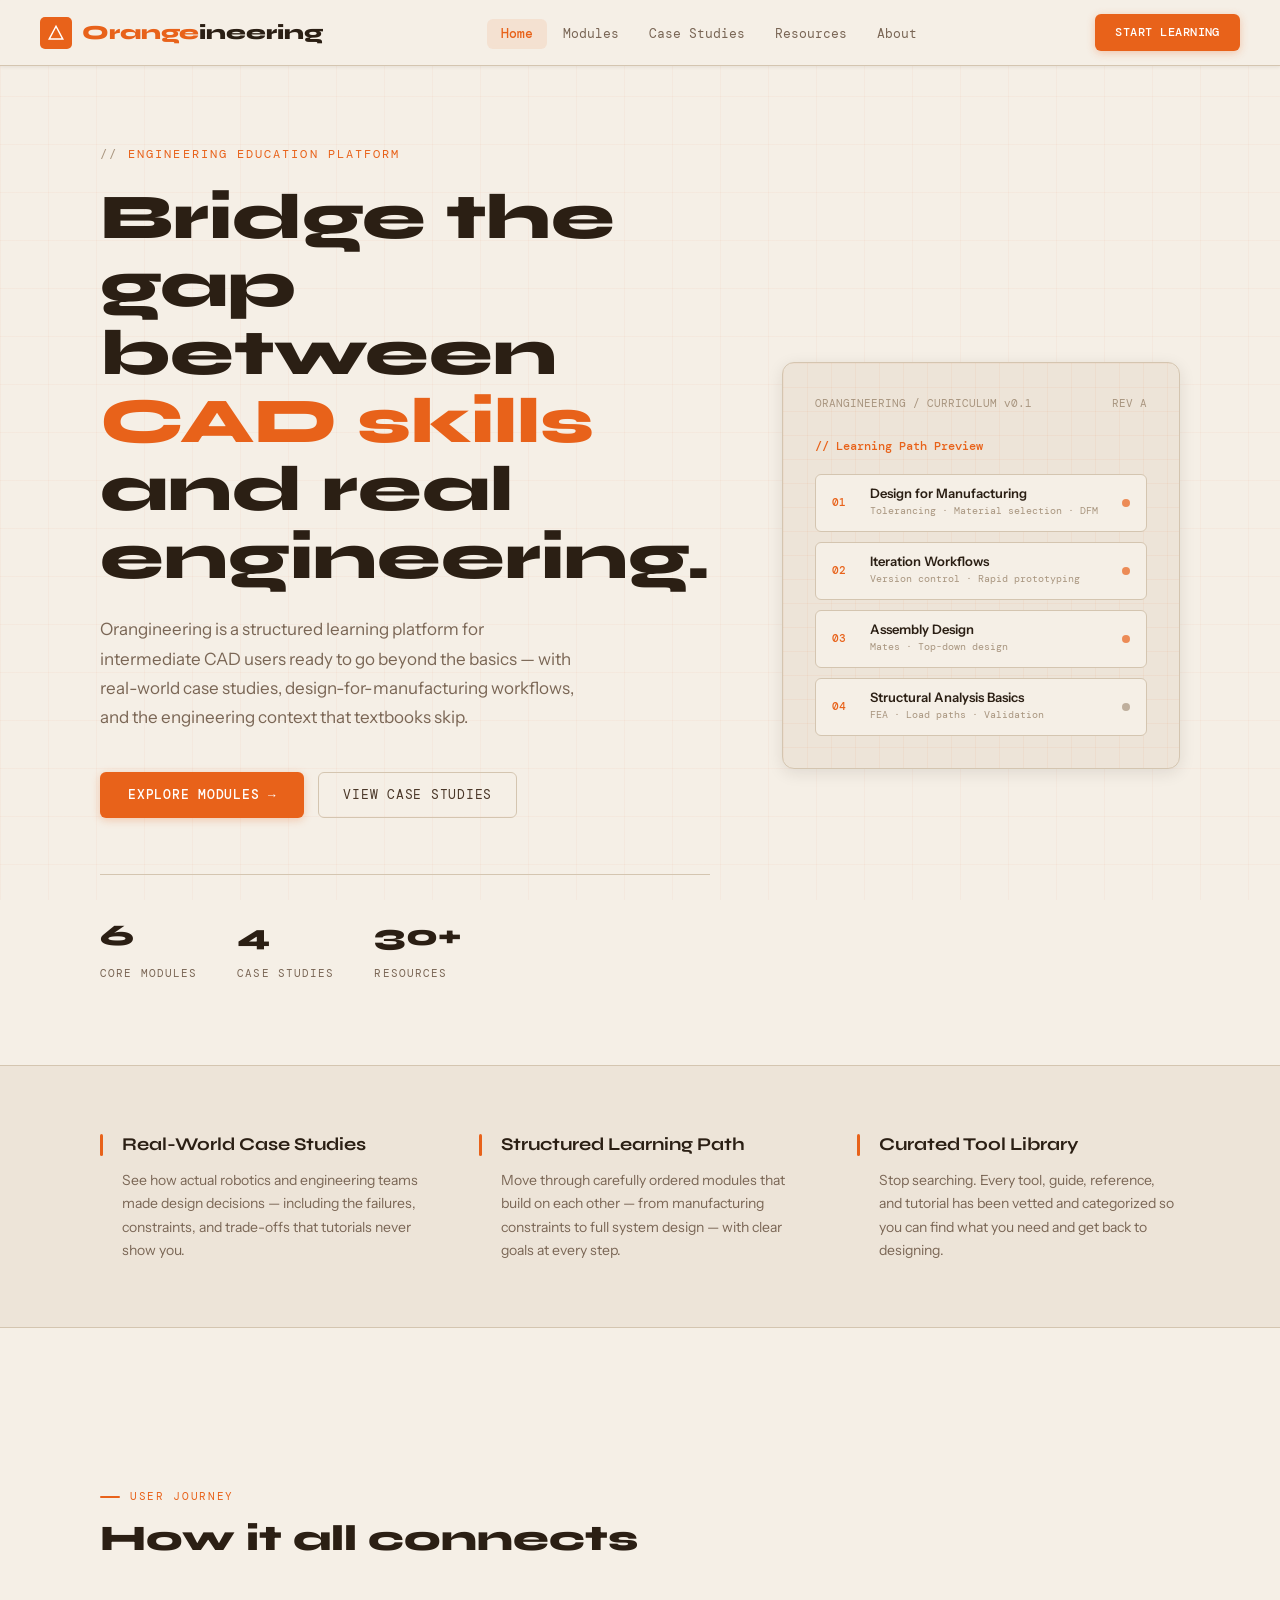
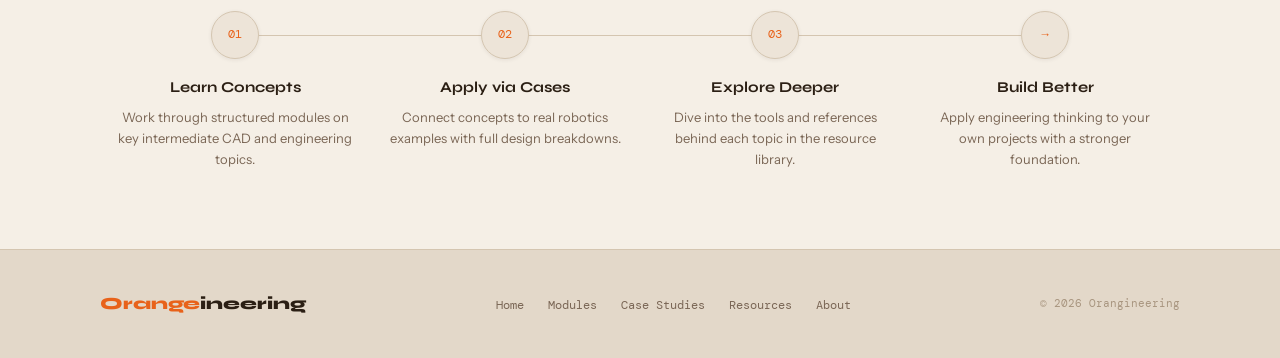
<file: index.html>
<!DOCTYPE html>
<html lang="en">
<head>
  <meta charset="UTF-8" />
  <meta name="viewport" content="width=device-width, initial-scale=1.0" />
  <title>Orangineering — CAD Engineering Platform</title>
  <link rel="stylesheet" href="styles.css" />
  <style>
    /* ─── HOME-SPECIFIC STYLES ──────────────────────── */

    /* Hero */
    .hero {
      min-height: calc(100vh - var(--nav-h));
      display: grid;
      grid-template-columns: 1fr 1fr;
      align-items: center;
      gap: 72px;
      padding: 80px 0;
    }

    .hero-eyebrow {
      font-family: var(--font-mono);
      font-size: 11.5px;
      letter-spacing: .18em;
      text-transform: uppercase;
      color: var(--accent);
      margin-bottom: 20px;
      display: flex;
      align-items: center;
      gap: 8px;
    }

    .hero-eyebrow::before { content: '//'; color: var(--dim); margin-right: 2px; }

    .hero h1 {
      font-family: var(--font-head);
      font-size: clamp(40px, 5vw, 64px);
      font-weight: 800;
      line-height: 1.06;
      color: var(--text);
      margin-bottom: 24px;
    }

    .hero h1 em {
      font-style: normal;
      color: var(--accent);
    }

    .hero-sub {
      font-size: 17px;
      color: var(--muted);
      line-height: 1.72;
      margin-bottom: 40px;
      max-width: 480px;
    }

    .hero-actions {
      display: flex;
      gap: 14px;
      align-items: center;
      flex-wrap: wrap;
    }

    .hero-stats {
      display: flex;
      gap: 40px;
      margin-top: 56px;
      padding-top: 36px;
      border-top: 1.5px solid var(--border);
    }

    .stat-num {
      font-family: var(--font-head);
      font-size: 30px;
      font-weight: 800;
      color: var(--text);
      display: block;
    }

    .stat-label {
      font-family: var(--font-mono);
      font-size: 11px;
      color: var(--muted);
      text-transform: uppercase;
      letter-spacing: .1em;
    }

    /* Blueprint card */
    .hero-visual { position: relative; }

    .blueprint-card {
      background: var(--bg2);
      border: 1.5px solid var(--border);
      border-radius: 12px;
      padding: 32px;
      position: relative;
      overflow: hidden;
      box-shadow: var(--shadow-md);
    }

    .blueprint-card::before {
      content: '';
      position: absolute;
      inset: 0;
      background-image:
        linear-gradient(rgba(232,98,26,.05) 1px, transparent 1px),
        linear-gradient(90deg, rgba(232,98,26,.05) 1px, transparent 1px);
      background-size: 24px 24px;
      pointer-events: none;
    }

    .blueprint-header {
      font-family: var(--font-mono);
      font-size: 11px;
      color: var(--dim);
      margin-bottom: 24px;
      display: flex;
      justify-content: space-between;
      position: relative;
    }

    .blueprint-label {
      font-family: var(--font-mono);
      font-size: 12px;
      color: var(--accent);
      font-weight: 500;
      margin-bottom: 18px;
      position: relative;
    }

    .module-preview { display: flex; flex-direction: column; gap: 10px; position: relative; }

    .module-row {
      display: flex;
      align-items: center;
      gap: 14px;
      padding: 12px 16px;
      background: var(--bg);
      border: 1.5px solid var(--border);
      border-radius: var(--radius);
      cursor: pointer;
      transition: border-color .2s, background .2s, box-shadow .2s;
      text-decoration: none;
    }

    .module-row:hover {
      border-color: var(--accent);
      background: var(--accent-bg);
      box-shadow: var(--shadow-sm);
    }

    .module-num {
      font-family: var(--font-mono);
      font-size: 11px;
      color: var(--accent);
      min-width: 24px;
      font-weight: 500;
    }

    .module-info { flex: 1; }

    .module-name {
      font-size: 13px;
      font-weight: 600;
      color: var(--text);
      line-height: 1;
      margin-bottom: 3px;
    }

    .module-tag {
      font-family: var(--font-mono);
      font-size: 10px;
      color: var(--dim);
    }

    .module-dot {
      width: 8px; height: 8px;
      border-radius: 50%;
      background: var(--accent);
      opacity: .7;
    }

    .module-dot.locked { background: var(--dim); }

    /* Feature strip */
    .feature-strip {
      border-top: 1.5px solid var(--border);
      border-bottom: 1.5px solid var(--border);
      padding: 64px 0;
      margin-bottom: 80px;
      background: var(--bg2);
    }

    .feature-grid {
      display: grid;
      grid-template-columns: repeat(3, 1fr);
      gap: 56px;
    }

    .feature-item { position: relative; padding-left: 22px; }

    .feature-item::before {
      content: '';
      position: absolute;
      left: 0; top: 4px;
      width: 3px; height: 22px;
      background: var(--accent);
      border-radius: 2px;
    }

    .feature-title {
      font-family: var(--font-head);
      font-size: 18px;
      font-weight: 700;
      color: var(--text);
      margin-bottom: 10px;
    }

    .feature-desc {
      font-size: 14px;
      color: var(--muted);
      line-height: 1.68;
    }

    /* Path section */
    .path-section { padding: 80px 0; }

    .path-header {
      display: flex;
      justify-content: space-between;
      align-items: flex-end;
      margin-bottom: 52px;
    }

    .path-steps {
      display: grid;
      grid-template-columns: repeat(4, 1fr);
      gap: 0;
      position: relative;
    }

    .path-steps::before {
      content: '';
      position: absolute;
      top: 24px;
      left: calc(12.5% + 24px);
      right: calc(12.5% + 24px);
      height: 1.5px;
      background: var(--border);
    }

    .path-step {
      display: flex;
      flex-direction: column;
      align-items: center;
      text-align: center;
      padding: 0 16px;
    }

    .step-dot {
      width: 48px; height: 48px;
      border-radius: 50%;
      background: var(--bg2);
      border: 1.5px solid var(--border);
      display: flex;
      align-items: center;
      justify-content: center;
      font-family: var(--font-mono);
      font-size: 12px;
      color: var(--accent);
      margin-bottom: 16px;
      position: relative;
      z-index: 1;
      transition: border-color .2s, background .2s, box-shadow .2s;
      box-shadow: var(--shadow-sm);
    }

    .path-step:hover .step-dot {
      border-color: var(--accent);
      background: var(--accent-bg);
      box-shadow: 0 0 0 4px rgba(232,98,26,.1);
    }

    .step-title {
      font-family: var(--font-head);
      font-size: 15px;
      font-weight: 700;
      color: var(--text);
      margin-bottom: 8px;
    }

    .step-desc {
      font-size: 13px;
      color: var(--muted);
      line-height: 1.6;
    }

    /* Responsive */
    @media (max-width: 900px) {
      .hero { grid-template-columns: 1fr; min-height: auto; padding: 56px 0; gap: 48px; }
      .hero-visual { display: none; }
      .feature-grid { grid-template-columns: 1fr; gap: 36px; }
      .path-steps { grid-template-columns: repeat(2, 1fr); gap: 32px; }
      .path-steps::before { display: none; }
    }
  </style>
</head>
<body>

<!-- ─── NAV ──────────────────────────────────────── -->
<nav>
  <a class="nav-logo" href="index.html">
    <span class="nav-logo-mark">
      <svg viewBox="0 0 24 24"><polygon points="12,3 21,20 3,20"/></svg>
    </span>
    <span class="nav-logo-text"><em>Orange</em>ineering</span>
  </a>
  <ul class="nav-links">
    <li><a href="index.html">Home</a></li>
    <li><a href="modules.html">Modules</a></li>
    <li><a href="cases.html">Case Studies</a></li>
    <li><a href="resources.html">Resources</a></li>
    <li><a href="about.html">About</a></li>
  </ul>
  <a class="nav-cta" href="modules.html">Start Learning</a>
</nav>

<!-- ─── HERO ─────────────────────────────────────── -->
<div class="page-wrap">
<div class="container">
  <section class="hero">

    <div class="hero-copy fade-up">
      <p class="hero-eyebrow">Engineering Education Platform</p>
      <h1>
        Bridge the gap<br/>
        between <em>CAD skills</em><br/>
        and real engineering.
      </h1>
      <p class="hero-sub">
        Orangineering is a structured learning platform for intermediate CAD users ready
        to go beyond the basics — with real-world case studies, design-for-manufacturing
        workflows, and the engineering context that textbooks skip.
      </p>
      <div class="hero-actions">
        <a class="btn-primary" href="modules.html">Explore Modules →</a>
        <a class="btn-ghost"   href="cases.html">View Case Studies</a>
      </div>
      <div class="hero-stats">
        <div>
          <span class="stat-num">6</span>
          <span class="stat-label">Core Modules</span>
        </div>
        <div>
          <span class="stat-num">4</span>
          <span class="stat-label">Case Studies</span>
        </div>
        <div>
          <span class="stat-num">30+</span>
          <span class="stat-label">Resources</span>
        </div>
      </div>
    </div>

    <!-- Blueprint preview card -->
    <div class="hero-visual fade-up fade-up-delay-2">
      <div class="blueprint-card">
        <div class="blueprint-header">
          <span>ORANGINEERING / CURRICULUM v0.1</span>
          <span>REV A</span>
        </div>
        <p class="blueprint-label">// Learning Path Preview</p>
        <div class="module-preview">
          <a class="module-row" href="modules.html">
            <span class="module-num">01</span>
            <div class="module-info">
              <div class="module-name">Design for Manufacturing</div>
              <div class="module-tag">Tolerancing · Material selection · DFM</div>
            </div>
            <span class="module-dot"></span>
          </a>
          <a class="module-row" href="modules.html">
            <span class="module-num">02</span>
            <div class="module-info">
              <div class="module-name">Iteration Workflows</div>
              <div class="module-tag">Version control · Rapid prototyping</div>
            </div>
            <span class="module-dot"></span>
          </a>
          <a class="module-row" href="modules.html">
            <span class="module-num">03</span>
            <div class="module-info">
              <div class="module-name">Assembly Design</div>
              <div class="module-tag">Mates · Top-down design</div>
            </div>
            <span class="module-dot"></span>
          </a>
          <a class="module-row" href="modules.html">
            <span class="module-num">04</span>
            <div class="module-info">
              <div class="module-name">Structural Analysis Basics</div>
              <div class="module-tag">FEA · Load paths · Validation</div>
            </div>
            <span class="module-dot locked"></span>
          </a>
        </div>
      </div>
    </div>

  </section>
</div><!-- /container -->

<!-- Feature Strip -->
<section class="feature-strip">
  <div class="container">
    <div class="feature-grid">
      <div class="feature-item fade-up">
        <div class="feature-title">Real-World Case Studies</div>
        <p class="feature-desc">See how actual robotics and engineering teams made design decisions — including the failures, constraints, and trade-offs that tutorials never show you.</p>
      </div>
      <div class="feature-item fade-up fade-up-delay-1">
        <div class="feature-title">Structured Learning Path</div>
        <p class="feature-desc">Move through carefully ordered modules that build on each other — from manufacturing constraints to full system design — with clear goals at every step.</p>
      </div>
      <div class="feature-item fade-up fade-up-delay-2">
        <div class="feature-title">Curated Tool Library</div>
        <p class="feature-desc">Stop searching. Every tool, guide, reference, and tutorial has been vetted and categorized so you can find what you need and get back to designing.</p>
      </div>
    </div>
  </div>
</section>

<!-- Learning Path -->
<div class="container">
  <section class="path-section">
    <div class="path-header">
      <div>
        <div class="section-label">User Journey</div>
        <h2 class="section-title">How it all connects</h2>
      </div>
    </div>
    <div class="path-steps">
      <div class="path-step fade-up">
        <div class="step-dot">01</div>
        <div class="step-title">Learn Concepts</div>
        <p class="step-desc">Work through structured modules on key intermediate CAD and engineering topics.</p>
      </div>
      <div class="path-step fade-up fade-up-delay-1">
        <div class="step-dot">02</div>
        <div class="step-title">Apply via Cases</div>
        <p class="step-desc">Connect concepts to real robotics examples with full design breakdowns.</p>
      </div>
      <div class="path-step fade-up fade-up-delay-2">
        <div class="step-dot">03</div>
        <div class="step-title">Explore Deeper</div>
        <p class="step-desc">Dive into the tools and references behind each topic in the resource library.</p>
      </div>
      <div class="path-step fade-up fade-up-delay-3">
        <div class="step-dot">→</div>
        <div class="step-title">Build Better</div>
        <p class="step-desc">Apply engineering thinking to your own projects with a stronger foundation.</p>
      </div>
    </div>
  </section>
</div>

<!-- Footer -->
<footer>
  <div class="container">
    <div class="footer-inner">
      <div class="footer-brand"><em>Orange</em>ineering</div>
      <ul class="footer-links">
        <li><a href="index.html">Home</a></li>
        <li><a href="modules.html">Modules</a></li>
        <li><a href="cases.html">Case Studies</a></li>
        <li><a href="resources.html">Resources</a></li>
        <li><a href="about.html">About</a></li>
      </ul>
      <span class="footer-copy">© 2026 Orangineering</span>
    </div>
  </div>
</footer>

</div><!-- /page-wrap -->
<script src="script.js"></script>
</body>
</html>
</file>
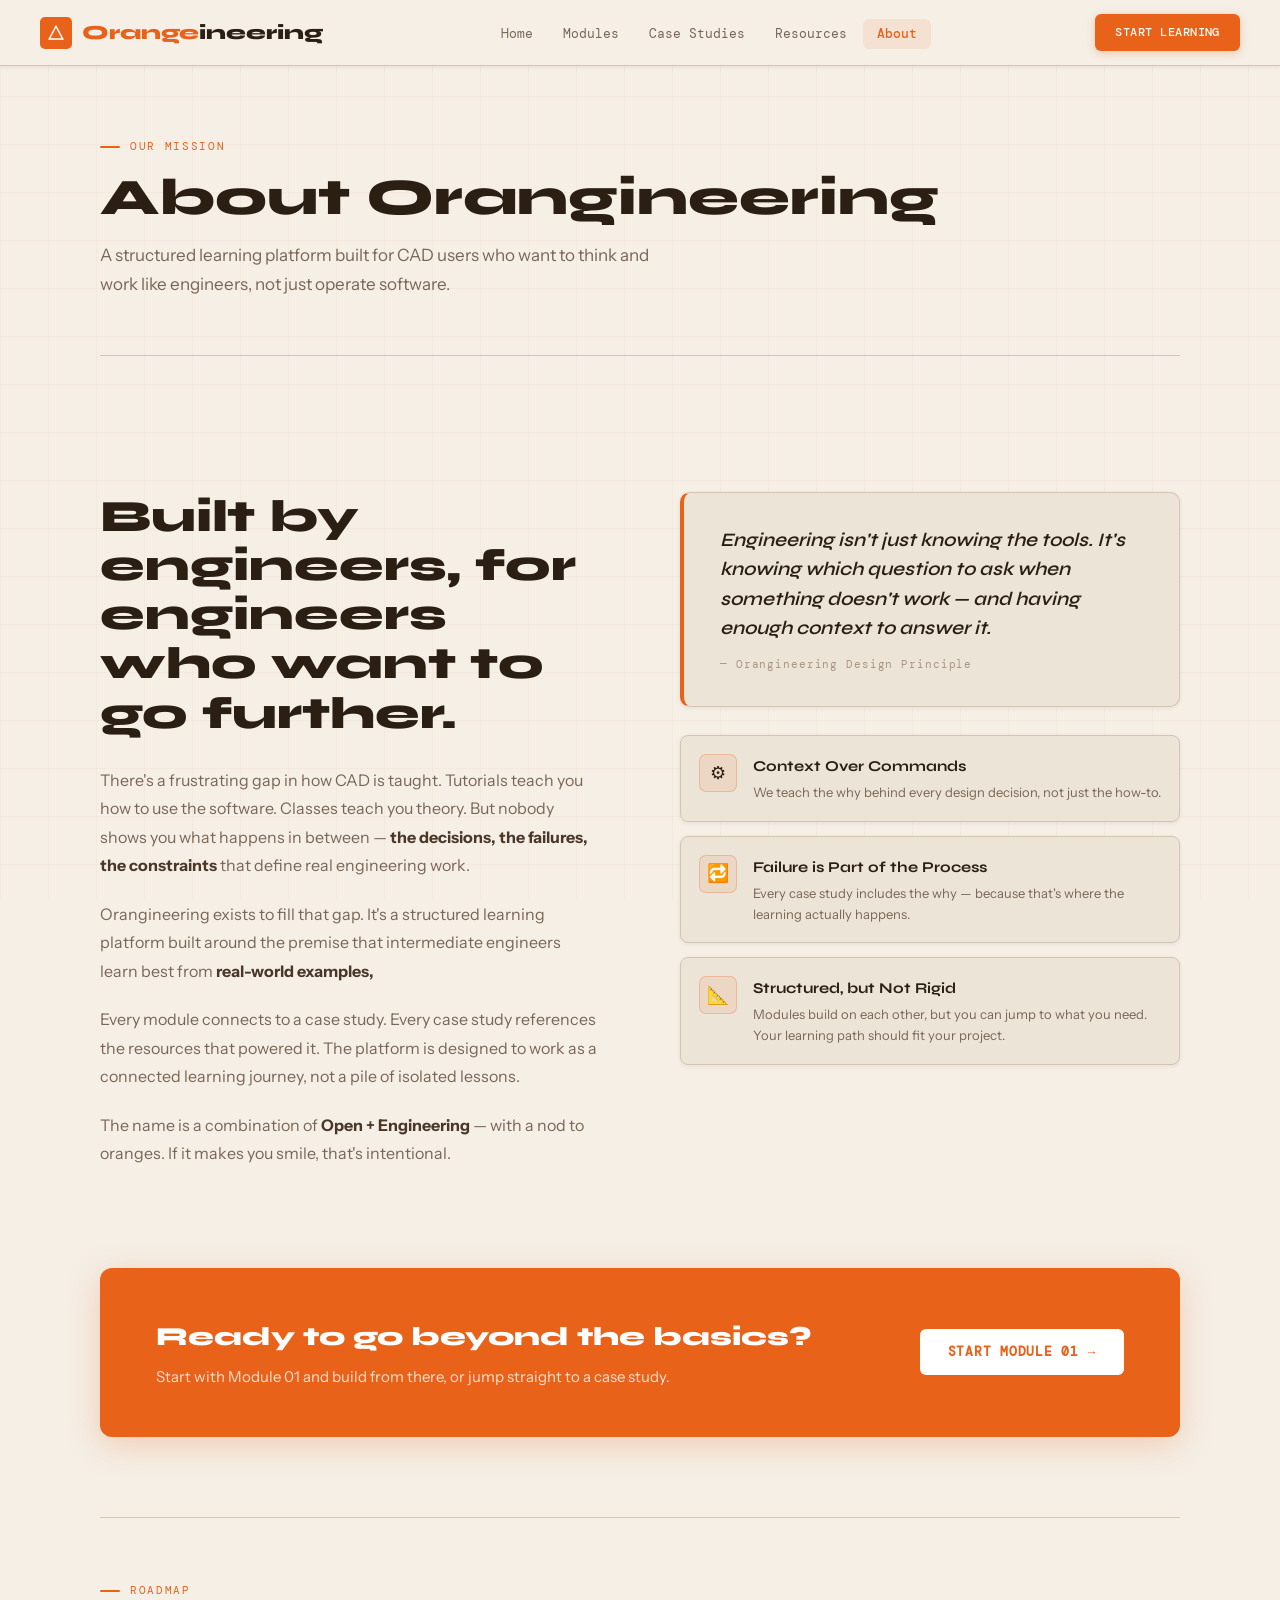
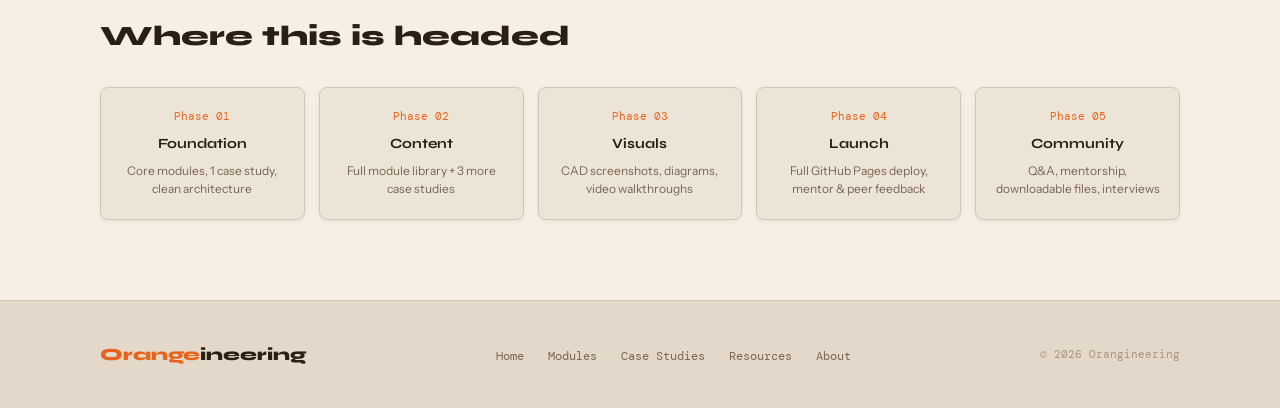
<file: about.html>
<!DOCTYPE html>
<html lang="en">
<head>
  <meta charset="UTF-8" />
  <meta name="viewport" content="width=device-width, initial-scale=1.0" />
  <title>About — Orangineering</title>
  <link rel="stylesheet" href="styles.css" />
  <style>
    /* ─── ABOUT STYLES ──────────────────────────────── */

    .about-grid {
      display: grid;
      grid-template-columns: 1fr 1fr;
      gap: 80px;
      padding: 72px 0 80px;
    }

    /* Left: Story */
    .about-left h2 {
      font-family: var(--font-head);
      font-size: clamp(34px, 3.5vw, 48px);
      font-weight: 800;
      color: var(--text);
      line-height: 1.1;
      margin-bottom: 28px;
    }

    .about-left p {
      font-size: 16px;
      color: var(--muted);
      line-height: 1.78;
      margin-bottom: 20px;
    }

    .about-left p strong { color: var(--text2); }

    /* Right: Manifesto + Values */
    .manifesto {
      background: var(--bg2);
      border: 1.5px solid var(--border);
      border-left: 4px solid var(--accent);
      border-radius: 10px;
      padding: 32px 36px;
      margin-bottom: 28px;
      position: relative;
      box-shadow: var(--shadow-sm);
    }

    .manifesto p {
      font-family: var(--font-head);
      font-size: 19px;
      font-weight: 600;
      color: var(--text);
      line-height: 1.55;
      font-style: italic;
    }

    .manifesto-attr {
      font-family: var(--font-mono);
      font-size: 11px;
      color: var(--dim);
      margin-top: 14px;
      letter-spacing: .08em;
    }

    .value-list { display: flex; flex-direction: column; gap: 14px; }

    .value-item {
      display: flex;
      gap: 16px;
      align-items: flex-start;
      padding: 18px;
      background: var(--bg2);
      border: 1.5px solid var(--border);
      border-radius: 8px;
      box-shadow: var(--shadow-sm);
      transition: border-color .2s;
    }

    .value-item:hover { border-color: var(--accent); }

    .value-icon {
      width: 38px; height: 38px;
      background: var(--accent-bg);
      border: 1px solid var(--accent-bd);
      border-radius: 7px;
      display: flex;
      align-items: center;
      justify-content: center;
      flex-shrink: 0;
      font-size: 18px;
    }

    .value-title {
      font-family: var(--font-head);
      font-size: 15px;
      font-weight: 700;
      color: var(--text);
      margin-bottom: 4px;
    }

    .value-desc {
      font-size: 13px;
      color: var(--muted);
      line-height: 1.6;
    }

    /* Divider */
    .about-divider {
      border: none;
      border-top: 1.5px solid var(--border);
      margin: 0 0 64px;
    }

    /* Phases */
    .phases-section { padding-bottom: 80px; }

    .phases-title {
      font-family: var(--font-head);
      font-size: 28px;
      font-weight: 800;
      color: var(--text);
      margin-bottom: 28px;
    }

    .phases-list {
      display: grid;
      grid-template-columns: repeat(5, 1fr);
      gap: 14px;
    }

    .phase-item {
      background: var(--bg2);
      border: 1.5px solid var(--border);
      border-radius: 8px;
      padding: 20px 16px;
      text-align: center;
      box-shadow: var(--shadow-sm);
      transition: border-color .2s, transform .2s;
    }

    .phase-item:hover {
      border-color: var(--accent);
      transform: translateY(-2px);
    }

    .phase-num {
      font-family: var(--font-mono);
      font-size: 11px;
      color: var(--accent);
      margin-bottom: 8px;
      display: block;
    }

    .phase-name {
      font-family: var(--font-head);
      font-size: 14px;
      font-weight: 700;
      color: var(--text);
      margin-bottom: 6px;
    }

    .phase-desc {
      font-size: 12px;
      color: var(--muted);
      line-height: 1.55;
    }

    /* CTA banner */
    .about-cta {
      background: var(--accent);
      border-radius: 12px;
      padding: 48px 56px;
      display: flex;
      justify-content: space-between;
      align-items: center;
      gap: 32px;
      margin-bottom: 80px;
      box-shadow: 0 8px 32px rgba(232,98,26,.25);
    }

    .about-cta-text h3 {
      font-family: var(--font-head);
      font-size: 26px;
      font-weight: 800;
      color: #fff;
      margin-bottom: 8px;
    }

    .about-cta-text p {
      font-size: 15px;
      color: rgba(255,255,255,.8);
    }

    .btn-white {
      font-family: var(--font-mono);
      font-size: 12.5px;
      letter-spacing: .06em;
      text-transform: uppercase;
      background: #fff;
      color: var(--accent);
      border: none;
      padding: 13px 28px;
      border-radius: var(--radius);
      cursor: pointer;
      font-weight: 600;
      text-decoration: none;
      display: inline-block;
      white-space: nowrap;
      transition: transform .15s, box-shadow .15s;
    }

    .btn-white:hover {
      transform: translateY(-2px);
      box-shadow: 0 4px 16px rgba(0,0,0,.15);
    }

    /* Responsive */
    @media (max-width: 900px) {
      .about-grid { grid-template-columns: 1fr; gap: 48px; }
      .phases-list { grid-template-columns: repeat(2, 1fr); }
      .about-cta { flex-direction: column; padding: 36px; text-align: center; }
    }
  </style>
</head>
<body>

<!-- ─── NAV ──────────────────────────────────────── -->
<nav>
  <a class="nav-logo" href="index.html">
    <span class="nav-logo-mark">
      <svg viewBox="0 0 24 24"><polygon points="12,3 21,20 3,20"/></svg>
    </span>
    <span class="nav-logo-text"><em>Orange</em>ineering</span>
  </a>
  <ul class="nav-links">
    <li><a href="index.html">Home</a></li>
    <li><a href="modules.html">Modules</a></li>
    <li><a href="cases.html">Case Studies</a></li>
    <li><a href="resources.html">Resources</a></li>
    <li><a href="about.html">About</a></li>
  </ul>
  <a class="nav-cta" href="modules.html">Start Learning</a>
</nav>

<div class="page-wrap">
<div class="container">

  <div class="page-hero fade-up">
    <div class="section-label">Our Mission</div>
    <h2>About Orangineering</h2>
    <p>A structured learning platform built for CAD users who want to think and work like engineers, not just operate software.</p>
  </div>

  <div class="about-grid">

    <!-- Left: Story -->
    <div class="about-left fade-up">
      <h2>Built by engineers, for engineers who want to go further.</h2>
      <p>There's a frustrating gap in how CAD is taught. Tutorials teach you how to use the software. Classes teach you theory. But nobody shows you what happens in between — <strong>the decisions, the failures, the constraints</strong> that define real engineering work.</p>
      <p>Orangineering exists to fill that gap. It's a structured learning platform built around the premise that intermediate engineers learn best from <strong>real-world examples, </strong> </p>
      <p>Every module connects to a case study. Every case study references the resources that powered it. The platform is designed to work as a connected learning journey, not a pile of isolated lessons.</p>
      <p>The name is a combination of <strong>Open + Engineering</strong> — with a nod to oranges. If it makes you smile, that's intentional.</p>
    </div>

    <!-- Right: Manifesto + Values -->
    <div class="about-right fade-up fade-up-delay-1">
      <div class="manifesto">
        <p>Engineering isn't just knowing the tools. It's knowing which question to ask when something doesn't work — and having enough context to answer it.</p>
        <div class="manifesto-attr">— Orangineering Design Principle</div>
      </div>

      <div class="value-list">
        <div class="value-item">
          <div class="value-icon">⚙</div>
          <div>
            <div class="value-title">Context Over Commands</div>
            <p class="value-desc">We teach the why behind every design decision, not just the how-to.</p>
          </div>
        </div>
        <div class="value-item">
          <div class="value-icon">🔁</div>
          <div>
            <div class="value-title">Failure is Part of the Process</div>
            <p class="value-desc">Every case study includes the why — because that's where the learning actually happens.</p>
          </div>
        </div>
        <div class="value-item">
          <div class="value-icon">📐</div>
          <div>
            <div class="value-title">Structured, but Not Rigid</div>
            <p class="value-desc">Modules build on each other, but you can jump to what you need. Your learning path should fit your project.</p>
          </div>
        </div>
      </div>
    </div>

  </div>

  <!-- CTA Banner -->
  <div class="about-cta fade-up">
    <div class="about-cta-text">
      <h3>Ready to go beyond the basics?</h3>
      <p>Start with Module 01 and build from there, or jump straight to a case study.</p>
    </div>
    <a class="btn-white" href="modules.html">Start Module 01 →</a>
  </div>

  <hr class="about-divider" />

  <!-- Roadmap -->
  <div class="phases-section fade-up">
    <div class="section-label">Roadmap</div>
    <div class="phases-title">Where this is headed</div>
    <div class="phases-list">
      <div class="phase-item">
        <span class="phase-num">Phase 01</span>
        <div class="phase-name">Foundation</div>
        <p class="phase-desc">Core modules, 1 case study, clean architecture</p>
      </div>
      <div class="phase-item">
        <span class="phase-num">Phase 02</span>
        <div class="phase-name">Content</div>
        <p class="phase-desc">Full module library + 3 more case studies</p>
      </div>
      <div class="phase-item">
        <span class="phase-num">Phase 03</span>
        <div class="phase-name">Visuals</div>
        <p class="phase-desc">CAD screenshots, diagrams, video walkthroughs</p>
      </div>
      <div class="phase-item">
        <span class="phase-num">Phase 04</span>
        <div class="phase-name">Launch</div>
        <p class="phase-desc">Full GitHub Pages deploy, mentor & peer feedback</p>
      </div>
      <div class="phase-item">
        <span class="phase-num">Phase 05</span>
        <div class="phase-name">Community</div>
        <p class="phase-desc">Q&amp;A, mentorship, downloadable files, interviews</p>
      </div>
    </div>
  </div>

</div><!-- /container -->

<footer>
  <div class="container">
    <div class="footer-inner">
      <div class="footer-brand"><em>Orange</em>ineering</div>
      <ul class="footer-links">
        <li><a href="index.html">Home</a></li>
        <li><a href="modules.html">Modules</a></li>
        <li><a href="cases.html">Case Studies</a></li>
        <li><a href="resources.html">Resources</a></li>
        <li><a href="about.html">About</a></li>
      </ul>
      <span class="footer-copy">© 2026 Orangineering</span>
    </div>
  </div>
</footer>

</div><!-- /page-wrap -->
<script src="script.js"></script>
</body>
</html>
</file>
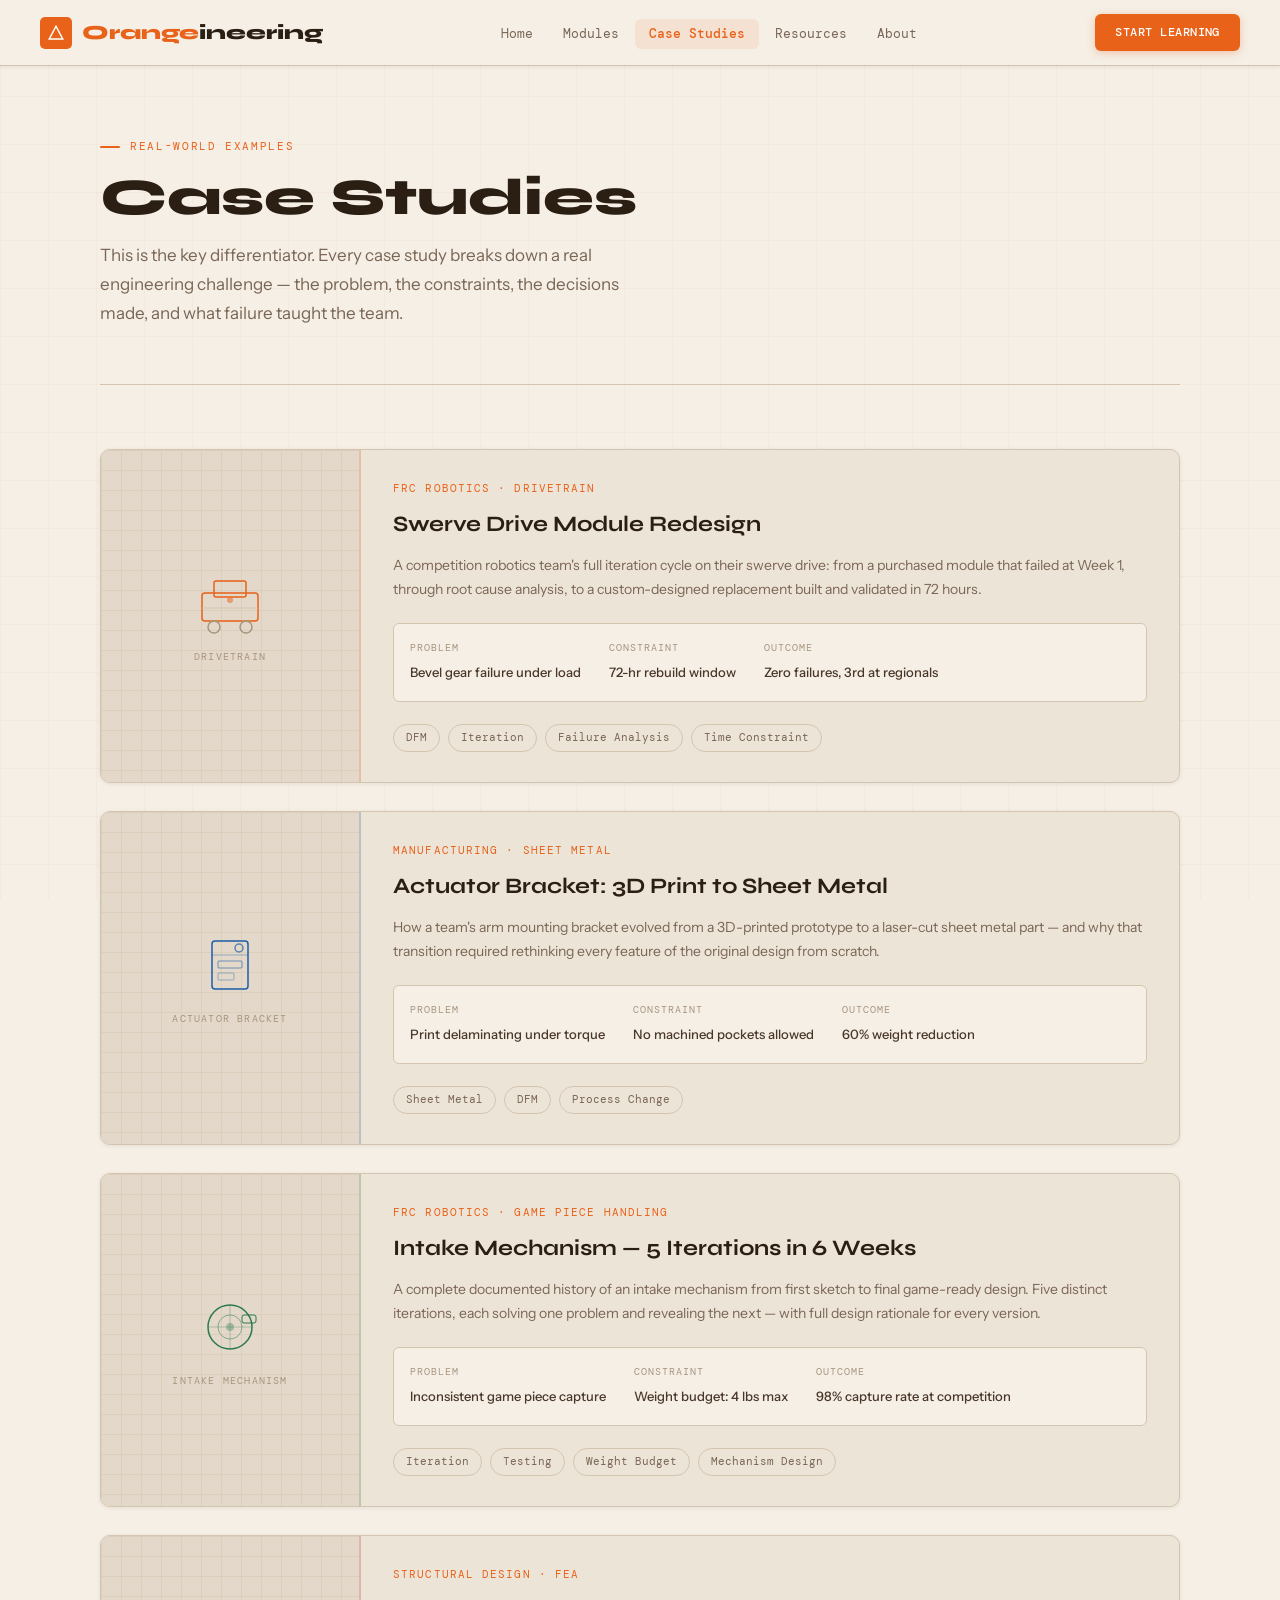
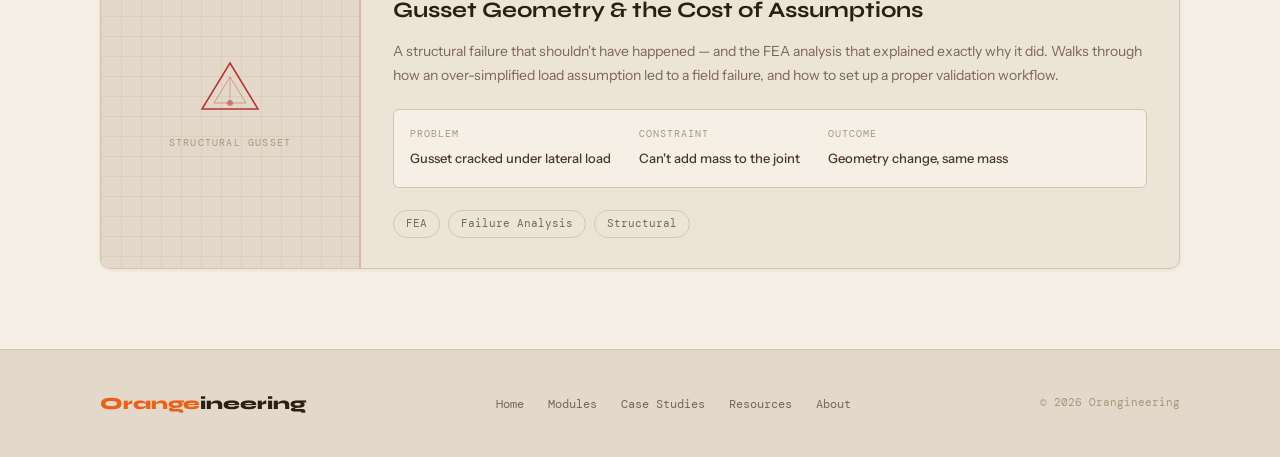
<file: cases.html>
<!DOCTYPE html>
<html lang="en">
<head>
  <meta charset="UTF-8" />
  <meta name="viewport" content="width=device-width, initial-scale=1.0" />
  <title>Case Studies — Orangineering</title>
  <link rel="stylesheet" href="styles.css" />
  <style>
    /* ─── CASE STUDIES STYLES ───────────────────────── */

    .cases-grid {
      display: flex;
      flex-direction: column;
      gap: 28px;
      padding-bottom: 80px;
    }

    .case-card {
      background: var(--bg2);
      border: 1.5px solid var(--border);
      border-radius: 10px;
      overflow: hidden;
      display: grid;
      grid-template-columns: 260px 1fr;
      cursor: pointer;
      transition: border-color .25s, transform .2s, box-shadow .25s;
      box-shadow: var(--shadow-sm);
      text-decoration: none;
      color: inherit;
    }

    .case-card:hover {
      border-color: var(--accent);
      transform: translateY(-2px);
      box-shadow: var(--shadow-md);
    }

    /* Visual panel */
    .case-visual {
      background: var(--bg3);
      position: relative;
      display: flex;
      align-items: center;
      justify-content: center;
      min-height: 200px;
      overflow: hidden;
    }

    .case-visual-grid {
      position: absolute;
      inset: 0;
      background-image:
        linear-gradient(var(--border) 1px, transparent 1px),
        linear-gradient(90deg, var(--border) 1px, transparent 1px);
      background-size: 20px 20px;
      opacity: .5;
    }

    .case-icon-wrap {
      position: relative;
      z-index: 1;
      text-align: center;
    }

    .case-icon-wrap svg {
      display: block;
      margin: 0 auto 10px;
    }

    .case-visual-label {
      font-family: var(--font-mono);
      font-size: 10px;
      color: var(--dim);
      letter-spacing: .12em;
      text-transform: uppercase;
    }

    /* Body */
    .case-body { padding: 30px 32px; }

    .case-category {
      font-family: var(--font-mono);
      font-size: 11px;
      color: var(--accent);
      letter-spacing: .1em;
      text-transform: uppercase;
      margin-bottom: 10px;
    }

    .case-title {
      font-family: var(--font-head);
      font-size: 22px;
      font-weight: 700;
      color: var(--text);
      margin-bottom: 12px;
    }

    .case-desc {
      font-size: 14px;
      color: var(--muted);
      line-height: 1.68;
      margin-bottom: 22px;
    }

    .case-pillars {
      display: flex;
      gap: 28px;
      margin-bottom: 22px;
      padding: 16px;
      background: var(--bg);
      border: 1px solid var(--border);
      border-radius: var(--radius);
    }

    .pillar-label {
      font-family: var(--font-mono);
      font-size: 10px;
      color: var(--dim);
      text-transform: uppercase;
      letter-spacing: .1em;
      display: block;
      margin-bottom: 3px;
    }

    .pillar-value {
      font-size: 13px;
      font-weight: 500;
      color: var(--text2);
    }

    .case-footer { display: flex; gap: 8px; flex-wrap: wrap; }

    /* Color variants per card accent */
    .case-card--orange .case-visual { border-right: 2px solid rgba(232,98,26,.2); }
    .case-card--blue   .case-visual { border-right: 2px solid rgba(27,95,168,.2); }
    .case-card--green  .case-visual { border-right: 2px solid rgba(45,122,79,.2); }
    .case-card--red    .case-visual { border-right: 2px solid rgba(184,50,50,.2); }

    /* Responsive */
    @media (max-width: 860px) {
      .case-card { grid-template-columns: 1fr; }
      .case-visual { min-height: 120px; }
    }
  </style>
</head>
<body>

<!-- ─── NAV ──────────────────────────────────────── -->
<nav>
  <a class="nav-logo" href="index.html">
    <span class="nav-logo-mark">
      <svg viewBox="0 0 24 24"><polygon points="12,3 21,20 3,20"/></svg>
    </span>
    <span class="nav-logo-text"><em>Orange</em>ineering</span>
  </a>
  <ul class="nav-links">
    <li><a href="index.html">Home</a></li>
    <li><a href="modules.html">Modules</a></li>
    <li><a href="cases.html">Case Studies</a></li>
    <li><a href="resources.html">Resources</a></li>
    <li><a href="about.html">About</a></li>
  </ul>
  <a class="nav-cta" href="modules.html">Start Learning</a>
</nav>

<div class="page-wrap">
<div class="container">

  <div class="page-hero fade-up">
    <div class="section-label">Real-World Examples</div>
    <h2>Case Studies</h2>
    <p>This is the key differentiator. Every case study breaks down a real engineering challenge — the problem, the constraints, the decisions made, and what failure taught the team.</p>
  </div>

  <div class="cases-grid">

    <!-- ── CASE 01 ─────────────────────────────────── -->
    <div class="case-card case-card--orange fade-up">
      <div class="case-visual">
        <div class="case-visual-grid"></div>
        <div class="case-icon-wrap">
          <svg width="72" height="72" viewBox="0 0 72 72" fill="none" xmlns="http://www.w3.org/2000/svg">
            <rect x="8" y="26" width="56" height="28" rx="3" stroke="#E8621A" stroke-width="1.5"/>
            <rect x="20" y="14" width="32" height="16" rx="2" stroke="#E8621A" stroke-width="1.5"/>
            <circle cx="20" cy="60" r="6" stroke="#A8957F" stroke-width="1.5"/>
            <circle cx="52" cy="60" r="6" stroke="#A8957F" stroke-width="1.5"/>
            <line x1="8" y1="41" x2="64" y2="41" stroke="#D4C5B0" stroke-width="1"/>
            <circle cx="36" cy="33" r="3" fill="#E8621A" opacity=".5"/>
          </svg>
          <div class="case-visual-label">Drivetrain</div>
        </div>
      </div>
      <div class="case-body">
        <div class="case-category">FRC Robotics · Drivetrain</div>
        <div class="case-title">Swerve Drive Module Redesign</div>
        <p class="case-desc">A competition robotics team's full iteration cycle on their swerve drive: from a purchased module that failed at Week 1, through root cause analysis, to a custom-designed replacement built and validated in 72 hours.</p>
        <div class="case-pillars">
          <div class="pillar">
            <span class="pillar-label">Problem</span>
            <span class="pillar-value">Bevel gear failure under load</span>
          </div>
          <div class="pillar">
            <span class="pillar-label">Constraint</span>
            <span class="pillar-value">72-hr rebuild window</span>
          </div>
          <div class="pillar">
            <span class="pillar-label">Outcome</span>
            <span class="pillar-value">Zero failures, 3rd at regionals</span>
          </div>
        </div>
        <div class="case-footer">
          <span class="pill">DFM</span>
          <span class="pill">Iteration</span>
          <span class="pill">Failure Analysis</span>
          <span class="pill">Time Constraint</span>
        </div>
      </div>
    </div>

    <!-- ── CASE 02 ─────────────────────────────────── -->
    <div class="case-card case-card--blue fade-up fade-up-delay-1">
      <div class="case-visual">
        <div class="case-visual-grid"></div>
        <div class="case-icon-wrap">
          <svg width="72" height="72" viewBox="0 0 72 72" fill="none" xmlns="http://www.w3.org/2000/svg">
            <rect x="18" y="12" width="36" height="48" rx="3" stroke="#1B5FA8" stroke-width="1.5"/>
            <line x1="18" y1="26" x2="54" y2="26" stroke="#1B5FA8" stroke-width="1" opacity=".4"/>
            <rect x="24" y="32" width="24" height="7" rx="1" stroke="#1B5FA8" stroke-width="1" opacity=".6"/>
            <rect x="24" y="44" width="16" height="7" rx="1" stroke="#1B5FA8" stroke-width="1" opacity=".4"/>
            <circle cx="45" cy="19" r="4" stroke="#1B5FA8" stroke-width="1.5" opacity=".7"/>
          </svg>
          <div class="case-visual-label">Actuator Bracket</div>
        </div>
      </div>
      <div class="case-body">
        <div class="case-category">Manufacturing · Sheet Metal</div>
        <div class="case-title">Actuator Bracket: 3D Print to Sheet Metal</div>
        <p class="case-desc">How a team's arm mounting bracket evolved from a 3D-printed prototype to a laser-cut sheet metal part — and why that transition required rethinking every feature of the original design from scratch.</p>
        <div class="case-pillars">
          <div class="pillar">
            <span class="pillar-label">Problem</span>
            <span class="pillar-value">Print delaminating under torque</span>
          </div>
          <div class="pillar">
            <span class="pillar-label">Constraint</span>
            <span class="pillar-value">No machined pockets allowed</span>
          </div>
          <div class="pillar">
            <span class="pillar-label">Outcome</span>
            <span class="pillar-value">60% weight reduction</span>
          </div>
        </div>
        <div class="case-footer">
          <span class="pill">Sheet Metal</span>
          <span class="pill">DFM</span>
          <span class="pill">Process Change</span>
        </div>
      </div>
    </div>

    <!-- ── CASE 03 ─────────────────────────────────── -->
    <div class="case-card case-card--green fade-up fade-up-delay-2">
      <div class="case-visual">
        <div class="case-visual-grid"></div>
        <div class="case-icon-wrap">
          <svg width="72" height="72" viewBox="0 0 72 72" fill="none" xmlns="http://www.w3.org/2000/svg">
            <circle cx="36" cy="36" r="22" stroke="#2D7A4F" stroke-width="1.5"/>
            <circle cx="36" cy="36" r="12" stroke="#2D7A4F" stroke-width="1" opacity=".5"/>
            <circle cx="36" cy="36" r="4" fill="#2D7A4F" opacity=".35"/>
            <line x1="36" y1="14" x2="36" y2="58" stroke="#2D7A4F" stroke-width="1" opacity=".3"/>
            <line x1="14" y1="36" x2="58" y2="36" stroke="#2D7A4F" stroke-width="1" opacity=".3"/>
            <rect x="48" y="24" width="14" height="8" rx="2" stroke="#2D7A4F" stroke-width="1"/>
          </svg>
          <div class="case-visual-label">Intake Mechanism</div>
        </div>
      </div>
      <div class="case-body">
        <div class="case-category">FRC Robotics · Game Piece Handling</div>
        <div class="case-title">Intake Mechanism — 5 Iterations in 6 Weeks</div>
        <p class="case-desc">A complete documented history of an intake mechanism from first sketch to final game-ready design. Five distinct iterations, each solving one problem and revealing the next — with full design rationale for every version.</p>
        <div class="case-pillars">
          <div class="pillar">
            <span class="pillar-label">Problem</span>
            <span class="pillar-value">Inconsistent game piece capture</span>
          </div>
          <div class="pillar">
            <span class="pillar-label">Constraint</span>
            <span class="pillar-value">Weight budget: 4 lbs max</span>
          </div>
          <div class="pillar">
            <span class="pillar-label">Outcome</span>
            <span class="pillar-value">98% capture rate at competition</span>
          </div>
        </div>
        <div class="case-footer">
          <span class="pill">Iteration</span>
          <span class="pill">Testing</span>
          <span class="pill">Weight Budget</span>
          <span class="pill">Mechanism Design</span>
        </div>
      </div>
    </div>

    <!-- ── CASE 04 ─────────────────────────────────── -->
    <div class="case-card case-card--red fade-up fade-up-delay-3">
      <div class="case-visual">
        <div class="case-visual-grid"></div>
        <div class="case-icon-wrap">
          <svg width="72" height="72" viewBox="0 0 72 72" fill="none" xmlns="http://www.w3.org/2000/svg">
            <polygon points="36,10 64,56 8,56" stroke="#B83232" stroke-width="1.5" fill="none"/>
            <polygon points="36,24 52,50 20,50" stroke="#B83232" stroke-width="1" opacity=".4" fill="none"/>
            <line x1="36" y1="24" x2="36" y2="50" stroke="#B83232" stroke-width="1" opacity=".3"/>
            <circle cx="36" cy="50" r="3" fill="#B83232" opacity=".5"/>
          </svg>
          <div class="case-visual-label">Structural Gusset</div>
        </div>
      </div>
      <div class="case-body">
        <div class="case-category">Structural Design · FEA</div>
        <div class="case-title">Gusset Geometry & the Cost of Assumptions</div>
        <p class="case-desc">A structural failure that shouldn't have happened — and the FEA analysis that explained exactly why it did. Walks through how an over-simplified load assumption led to a field failure, and how to set up a proper validation workflow.</p>
        <div class="case-pillars">
          <div class="pillar">
            <span class="pillar-label">Problem</span>
            <span class="pillar-value">Gusset cracked under lateral load</span>
          </div>
          <div class="pillar">
            <span class="pillar-label">Constraint</span>
            <span class="pillar-value">Can't add mass to the joint</span>
          </div>
          <div class="pillar">
            <span class="pillar-label">Outcome</span>
            <span class="pillar-value">Geometry change, same mass</span>
          </div>
        </div>
        <div class="case-footer">
          <span class="pill">FEA</span>
          <span class="pill">Failure Analysis</span>
          <span class="pill">Structural</span>
        </div>
      </div>
    </div>

  </div>
</div><!-- /container -->

<footer>
  <div class="container">
    <div class="footer-inner">
      <div class="footer-brand"><em>Orange</em>ineering</div>
      <ul class="footer-links">
        <li><a href="index.html">Home</a></li>
        <li><a href="modules.html">Modules</a></li>
        <li><a href="cases.html">Case Studies</a></li>
        <li><a href="resources.html">Resources</a></li>
        <li><a href="about.html">About</a></li>
      </ul>
      <span class="footer-copy">© 2026 Orangineering</span>
    </div>
  </div>
</footer>

</div><!-- /page-wrap -->
<script src="script.js"></script>
</body>
</html>
</file>
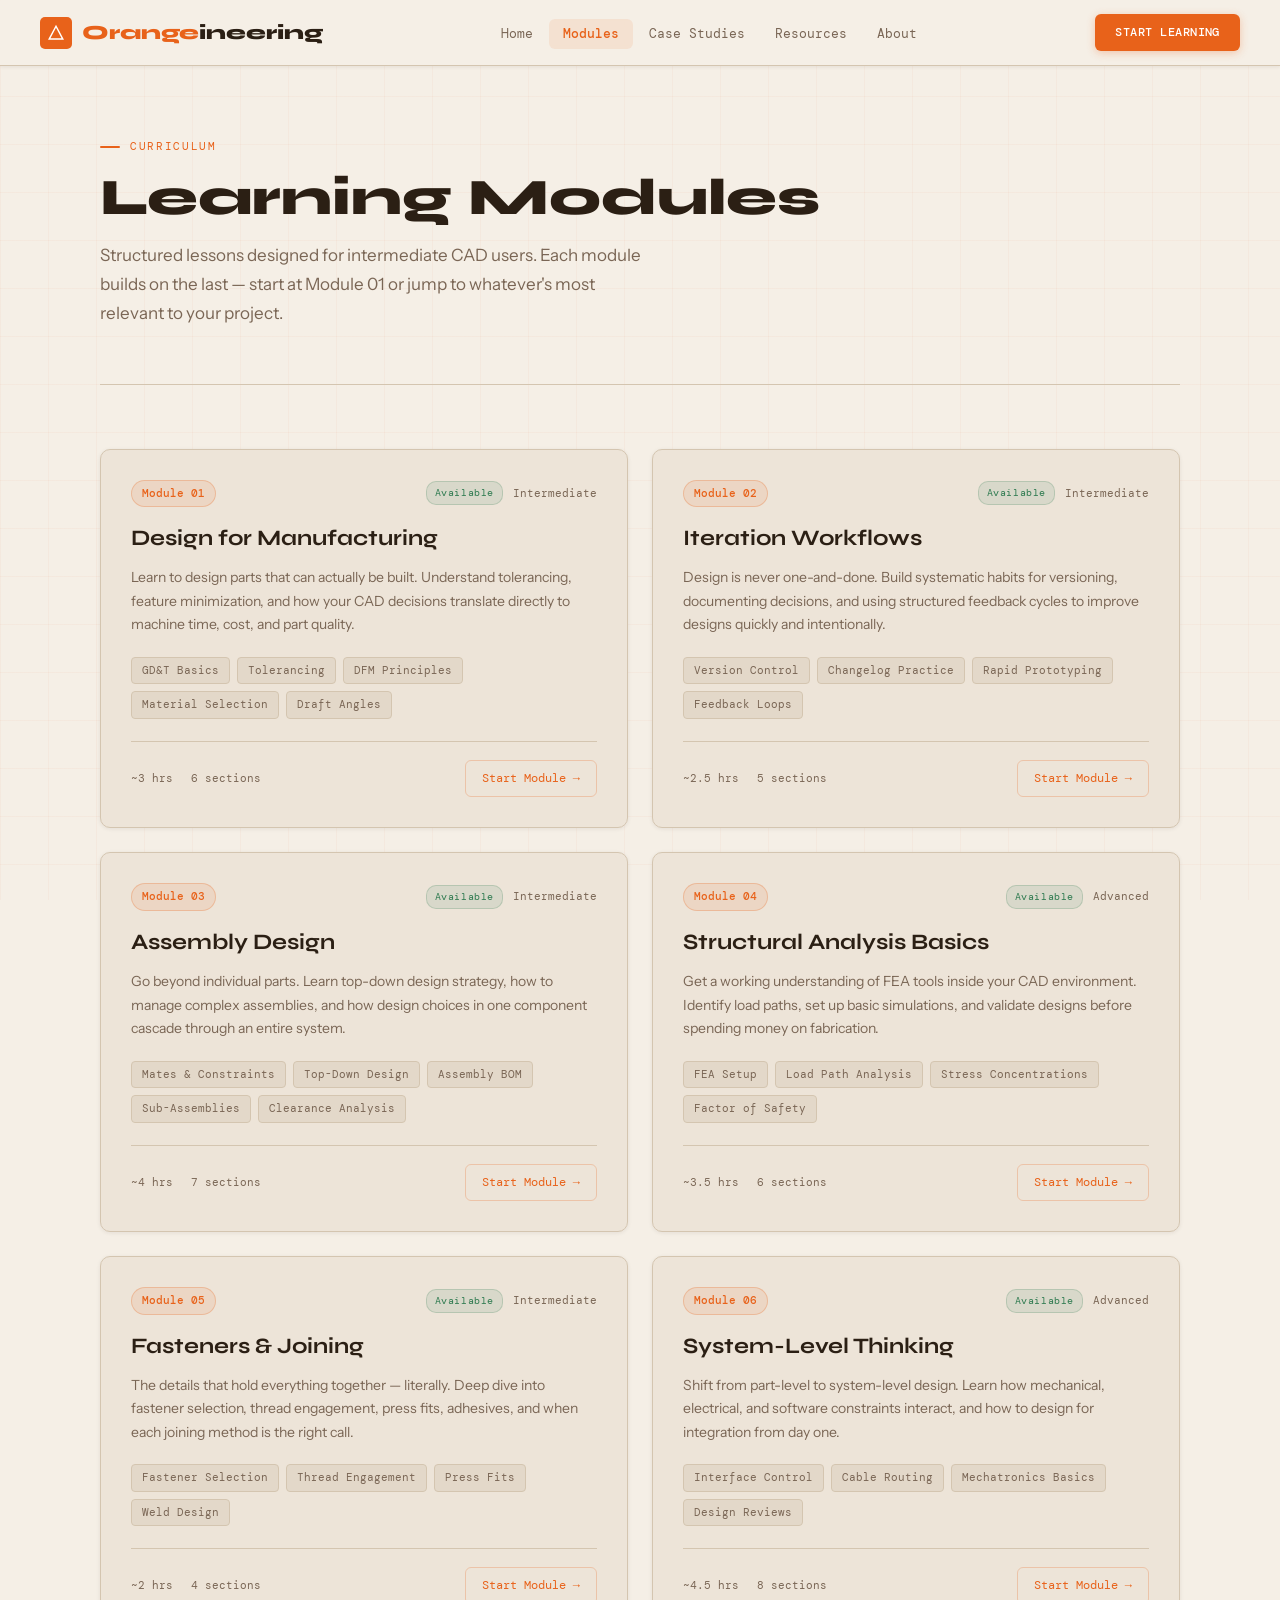
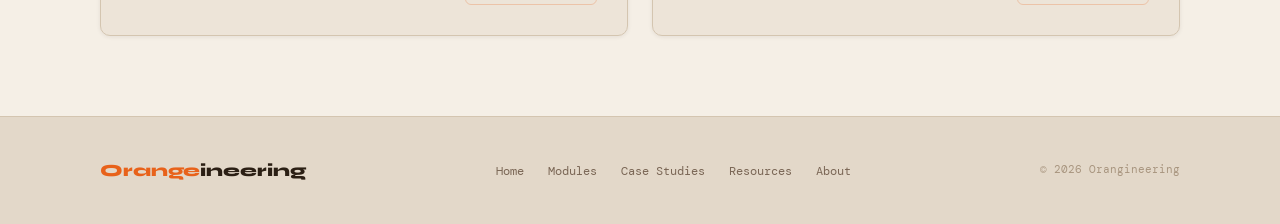
<file: modules.html>
<!DOCTYPE html>
<html lang="en">
<head>
  <meta charset="UTF-8" />
  <meta name="viewport" content="width=device-width, initial-scale=1.0" />
  <title>Modules — Orangineering</title>
  <link rel="stylesheet" href="styles.css" />
  <style>
    /* ─── MODULES-SPECIFIC STYLES ───────────────────── */

    .modules-grid {
      display: grid;
      grid-template-columns: repeat(2, 1fr);
      gap: 24px;
      padding-bottom: 80px;
    }

    /* Module card — base from .card in styles.css */
    .module-card {
      padding: 30px;
      cursor: pointer;
      position: relative;
      overflow: hidden;
    }

    .module-card::after {
      content: '';
      position: absolute;
      bottom: 0; left: 0; right: 0;
      height: 3px;
      background: linear-gradient(90deg, var(--accent), transparent);
      opacity: 0;
      transition: opacity .25s;
    }

    .module-card:hover::after { opacity: 1; }

    /* Locked/coming-soon state */
    .module-card--locked {
      opacity: .72;
    }

    .module-card--locked:hover {
      border-color: var(--border);
      transform: none;
      box-shadow: var(--shadow-sm);
    }

    .module-card--locked::after { display: none; }

    /* Card internals */
    .module-card-header {
      display: flex;
      justify-content: space-between;
      align-items: center;
      margin-bottom: 14px;
    }

    .module-card-header-right {
      display: flex;
      align-items: center;
      gap: 10px;
    }

    .module-badge {
      font-family: var(--font-mono);
      font-size: 11px;
      color: var(--accent);
      background: var(--accent-bg);
      border: 1px solid var(--accent-bd);
      padding: 4px 10px;
      border-radius: 20px;
      font-weight: 500;
    }

    .module-difficulty {
      font-family: var(--font-mono);
      font-size: 11px;
      color: var(--muted);
    }

    /* Status badges */
    .mod-status {
      font-family: var(--font-mono);
      font-size: 10px;
      padding: 3px 8px;
      border-radius: 10px;
      letter-spacing: .06em;
    }

    .mod-status.available {
      background: rgba(45, 122, 79, 0.1);
      color: var(--green);
      border: 1px solid rgba(45, 122, 79, 0.2);
    }

    .mod-status.coming-soon {
      background: rgba(168, 149, 127, 0.15);
      color: var(--dim);
      border: 1px solid var(--border);
    }

    .mod-status.draft {
      background: rgba(27, 95, 168, 0.08);
      color: var(--blue);
      border: 1px solid rgba(27, 95, 168, 0.2);
    }

    .module-card-title {
      font-family: var(--font-head);
      font-size: 22px;
      font-weight: 700;
      color: var(--text);
      margin-bottom: 10px;
    }

    .module-card-desc {
      font-size: 14px;
      color: var(--muted);
      line-height: 1.68;
      margin-bottom: 20px;
    }

    .module-topics {
      display: flex;
      flex-wrap: wrap;
      gap: 7px;
      margin-bottom: 22px;
    }

    .module-footer {
      display: flex;
      justify-content: space-between;
      align-items: center;
      padding-top: 18px;
      border-top: 1px solid var(--border);
    }

    .module-meta {
      font-family: var(--font-mono);
      font-size: 11px;
      color: var(--muted);
      display: flex;
      gap: 18px;
    }

    .start-btn {
      font-family: var(--font-mono);
      font-size: 12px;
      color: var(--accent);
      background: transparent;
      border: 1.5px solid var(--accent-bd);
      padding: 8px 16px;
      border-radius: var(--radius);
      cursor: pointer;
      transition: background .2s, border-color .2s, color .2s;
      text-decoration: none;
      display: inline-block;
    }

    .start-btn:hover {
      background: var(--accent-bg);
      border-color: var(--accent);
    }

    .start-btn--disabled {
      color: var(--dim);
      border-color: var(--border);
      cursor: default;
      font-family: var(--font-mono);
      font-size: 12px;
      padding: 8px 16px;
    }

    /* Responsive */
    @media (max-width: 860px) {
      .modules-grid { grid-template-columns: 1fr; }
    }
  </style>
</head>
<body>

<!-- ─── NAV ──────────────────────────────────────── -->
<nav>
  <a class="nav-logo" href="index.html">
    <span class="nav-logo-mark">
      <svg viewBox="0 0 24 24"><polygon points="12,3 21,20 3,20"/></svg>
    </span>
    <span class="nav-logo-text"><em>Orange</em>ineering</span>
  </a>
  <ul class="nav-links">
    <li><a href="index.html">Home</a></li>
    <li><a href="modules.html">Modules</a></li>
    <li><a href="cases.html">Case Studies</a></li>
    <li><a href="resources.html">Resources</a></li>
    <li><a href="about.html">About</a></li>
  </ul>
  <a class="nav-cta" href="modules.html">Start Learning</a>
</nav>

<div class="page-wrap">
<div class="container">

  <div class="page-hero fade-up">
    <div class="section-label">Curriculum</div>
    <h2>Learning Modules</h2>
    <p>Structured lessons designed for intermediate CAD users. Each module builds on the last — start at Module 01 or jump to whatever's most relevant to your project.</p>
  </div>

  <!--
    ════════════════════════════════════════════════════
    MODULE CARDS ARE RENDERED HERE AUTOMATICALLY
    from the MODULES array in modules-data.js

    To add a new module:
    1. Open modules-data.js
    2. Add a new object to the MODULES array
    3. Done — it appears here automatically
    ════════════════════════════════════════════════════
  -->
  <div id="modules-grid" class="modules-grid"></div>

</div>

<footer>
  <div class="container">
    <div class="footer-inner">
      <div class="footer-brand"><em>Orange</em>ineering</div>
      <ul class="footer-links">
        <li><a href="index.html">Home</a></li>
        <li><a href="modules.html">Modules</a></li>
        <li><a href="cases.html">Case Studies</a></li>
        <li><a href="resources.html">Resources</a></li>
        <li><a href="about.html">About</a></li>
      </ul>
      <span class="footer-copy">© 2026 Orangineering</span>
    </div>
  </div>
</footer>

</div><!-- /page-wrap -->
<script src="modules-data.js"></script>
<script src="script.js"></script>
</body>
</html>
</file>
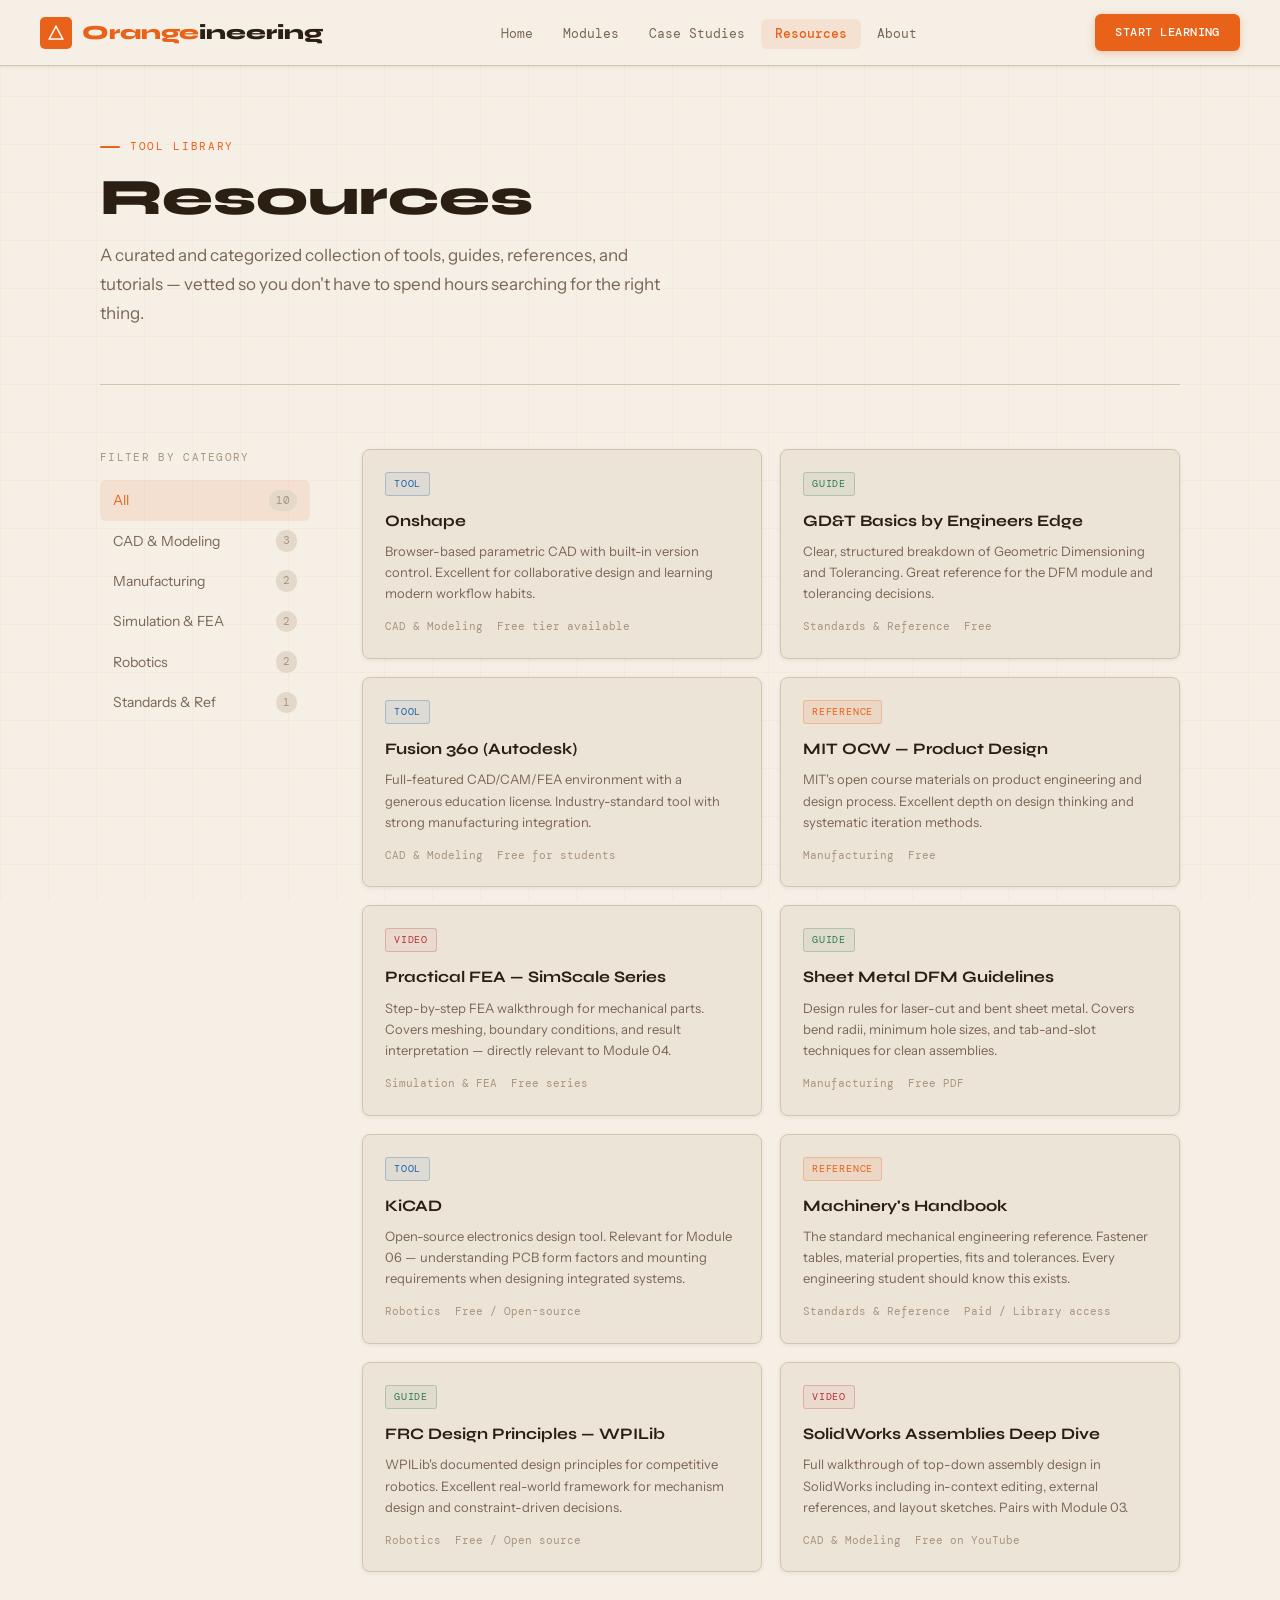
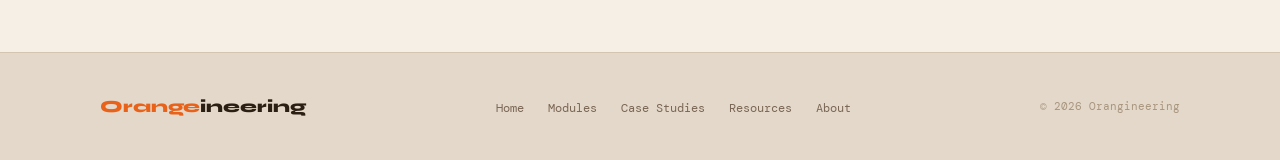
<file: resources.html>
<!DOCTYPE html>
<html lang="en">
<head>
  <meta charset="UTF-8" />
  <meta name="viewport" content="width=device-width, initial-scale=1.0" />
  <title>Resources — Orangineering</title>
  <link rel="stylesheet" href="styles.css" />
  <style>
    /* ─── RESOURCES STYLES ──────────────────────────── */

    .resources-layout {
      display: grid;
      grid-template-columns: 210px 1fr;
      gap: 52px;
      padding-bottom: 80px;
    }

    /* Sidebar */
    .res-sidebar {
      position: sticky;
      top: calc(var(--nav-h) + 28px);
      height: fit-content;
    }

    .res-sidebar-title {
      font-family: var(--font-mono);
      font-size: 11px;
      letter-spacing: .12em;
      text-transform: uppercase;
      color: var(--dim);
      margin-bottom: 14px;
    }

    .res-filter-list { list-style: none; }

    .res-filter-list li {
      font-family: var(--font-body);
      font-size: 14px;
      color: var(--muted);
      padding: 9px 13px;
      border-radius: var(--radius);
      cursor: pointer;
      transition: background .15s, color .15s;
      display: flex;
      justify-content: space-between;
      align-items: center;
    }

    .res-filter-list li:hover,
    .res-filter-list li.active {
      background: var(--accent-bg);
      color: var(--accent);
    }

    .res-count {
      font-family: var(--font-mono);
      font-size: 11px;
      background: var(--bg3);
      color: var(--dim);
      padding: 2px 7px;
      border-radius: 10px;
    }

    /* Resource cards grid */
    .res-cards {
      display: grid;
      grid-template-columns: repeat(2, 1fr);
      gap: 18px;
      align-content: start;
    }

    .res-card {
      background: var(--bg2);
      border: 1.5px solid var(--border);
      border-radius: 8px;
      padding: 22px;
      cursor: pointer;
      transition: border-color .2s, box-shadow .2s, transform .2s;
      box-shadow: var(--shadow-sm);
    }

    .res-card:hover {
      border-color: var(--accent);
      box-shadow: var(--shadow-md);
      transform: translateY(-2px);
    }

    .res-card-top {
      display: flex;
      justify-content: space-between;
      align-items: flex-start;
      margin-bottom: 12px;
    }

    /* Resource type badges */
    .res-type {
      font-family: var(--font-mono);
      font-size: 10px;
      letter-spacing: .08em;
      text-transform: uppercase;
      padding: 3px 8px;
      border-radius: 3px;
      border: 1px solid;
    }

    .res-type.tool  { color: var(--blue);  border-color: rgba(27,95,168,.25);  background: rgba(27,95,168,.07); }
    .res-type.guide { color: var(--green); border-color: rgba(45,122,79,.25);  background: rgba(45,122,79,.07); }
    .res-type.ref   { color: var(--accent); border-color: var(--accent-bd); background: var(--accent-bg); }
    .res-type.video { color: var(--red);   border-color: rgba(184,50,50,.25);  background: rgba(184,50,50,.06); }

    .res-card-title {
      font-family: var(--font-head);
      font-size: 16px;
      font-weight: 700;
      color: var(--text);
      margin-bottom: 8px;
    }

    .res-card-desc {
      font-size: 13px;
      color: var(--muted);
      line-height: 1.62;
      margin-bottom: 14px;
    }

    .res-card-footer {
      font-family: var(--font-mono);
      font-size: 11px;
      color: var(--dim);
      display: flex;
      gap: 14px;
      flex-wrap: wrap;
    }

    /* Responsive */
    @media (max-width: 900px) {
      .resources-layout { grid-template-columns: 1fr; }
      .res-sidebar { position: static; }
      .res-cards { grid-template-columns: 1fr; }
    }
  </style>
</head>
<body>

<!-- ─── NAV ──────────────────────────────────────── -->
<nav>
  <a class="nav-logo" href="index.html">
    <span class="nav-logo-mark">
      <svg viewBox="0 0 24 24"><polygon points="12,3 21,20 3,20"/></svg>
    </span>
    <span class="nav-logo-text"><em>Orange</em>ineering</span>
  </a>
  <ul class="nav-links">
    <li><a href="index.html">Home</a></li>
    <li><a href="modules.html">Modules</a></li>
    <li><a href="cases.html">Case Studies</a></li>
    <li><a href="resources.html">Resources</a></li>
    <li><a href="about.html">About</a></li>
  </ul>
  <a class="nav-cta" href="modules.html">Start Learning</a>
</nav>

<div class="page-wrap">
<div class="container">

  <div class="page-hero fade-up">
    <div class="section-label">Tool Library</div>
    <h2>Resources</h2>
    <p>A curated and categorized collection of tools, guides, references, and tutorials — vetted so you don't have to spend hours searching for the right thing.</p>
  </div>

  <div class="resources-layout">

    <!-- Sidebar -->
    <aside class="res-sidebar">
      <div class="res-sidebar-title">Filter by Category</div>
      <ul class="res-filter-list">
        <li class="active" data-filter="all">All <span class="res-count">10</span></li>
        <li data-filter="cad">CAD & Modeling <span class="res-count">3</span></li>
        <li data-filter="manufacturing">Manufacturing <span class="res-count">2</span></li>
        <li data-filter="fea">Simulation & FEA <span class="res-count">2</span></li>
        <li data-filter="robotics">Robotics <span class="res-count">2</span></li>
        <li data-filter="reference">Standards & Ref <span class="res-count">1</span></li>
      </ul>
    </aside>

    <!-- Cards -->
    <div class="res-cards">

      <div class="res-card fade-up" data-category="cad">
        <div class="res-card-top"><span class="res-type tool">Tool</span></div>
        <div class="res-card-title">Onshape</div>
        <p class="res-card-desc">Browser-based parametric CAD with built-in version control. Excellent for collaborative design and learning modern workflow habits.</p>
        <div class="res-card-footer"><span>CAD & Modeling</span><span>Free tier available</span></div>
      </div>

      <div class="res-card fade-up fade-up-delay-1" data-category="reference">
        <div class="res-card-top"><span class="res-type guide">Guide</span></div>
        <div class="res-card-title">GD&amp;T Basics by Engineers Edge</div>
        <p class="res-card-desc">Clear, structured breakdown of Geometric Dimensioning and Tolerancing. Great reference for the DFM module and tolerancing decisions.</p>
        <div class="res-card-footer"><span>Standards & Reference</span><span>Free</span></div>
      </div>

      <div class="res-card fade-up fade-up-delay-1" data-category="cad">
        <div class="res-card-top"><span class="res-type tool">Tool</span></div>
        <div class="res-card-title">Fusion 360 (Autodesk)</div>
        <p class="res-card-desc">Full-featured CAD/CAM/FEA environment with a generous education license. Industry-standard tool with strong manufacturing integration.</p>
        <div class="res-card-footer"><span>CAD & Modeling</span><span>Free for students</span></div>
      </div>

      <div class="res-card fade-up fade-up-delay-2" data-category="manufacturing">
        <div class="res-card-top"><span class="res-type ref">Reference</span></div>
        <div class="res-card-title">MIT OCW — Product Design</div>
        <p class="res-card-desc">MIT's open course materials on product engineering and design process. Excellent depth on design thinking and systematic iteration methods.</p>
        <div class="res-card-footer"><span>Manufacturing</span><span>Free</span></div>
      </div>

      <div class="res-card fade-up" data-category="fea">
        <div class="res-card-top"><span class="res-type video">Video</span></div>
        <div class="res-card-title">Practical FEA — SimScale Series</div>
        <p class="res-card-desc">Step-by-step FEA walkthrough for mechanical parts. Covers meshing, boundary conditions, and result interpretation — directly relevant to Module 04.</p>
        <div class="res-card-footer"><span>Simulation & FEA</span><span>Free series</span></div>
      </div>

      <div class="res-card fade-up fade-up-delay-1" data-category="manufacturing">
        <div class="res-card-top"><span class="res-type guide">Guide</span></div>
        <div class="res-card-title">Sheet Metal DFM Guidelines</div>
        <p class="res-card-desc">Design rules for laser-cut and bent sheet metal. Covers bend radii, minimum hole sizes, and tab-and-slot techniques for clean assemblies.</p>
        <div class="res-card-footer"><span>Manufacturing</span><span>Free PDF</span></div>
      </div>

      <div class="res-card fade-up fade-up-delay-2" data-category="robotics">
        <div class="res-card-top"><span class="res-type tool">Tool</span></div>
        <div class="res-card-title">KiCAD</div>
        <p class="res-card-desc">Open-source electronics design tool. Relevant for Module 06 — understanding PCB form factors and mounting requirements when designing integrated systems.</p>
        <div class="res-card-footer"><span>Robotics</span><span>Free / Open-source</span></div>
      </div>

      <div class="res-card fade-up" data-category="reference">
        <div class="res-card-top"><span class="res-type ref">Reference</span></div>
        <div class="res-card-title">Machinery's Handbook</div>
        <p class="res-card-desc">The standard mechanical engineering reference. Fastener tables, material properties, fits and tolerances. Every engineering student should know this exists.</p>
        <div class="res-card-footer"><span>Standards & Reference</span><span>Paid / Library access</span></div>
      </div>

      <div class="res-card fade-up fade-up-delay-1" data-category="robotics">
        <div class="res-card-top"><span class="res-type guide">Guide</span></div>
        <div class="res-card-title">FRC Design Principles — WPILib</div>
        <p class="res-card-desc">WPILib's documented design principles for competitive robotics. Excellent real-world framework for mechanism design and constraint-driven decisions.</p>
        <div class="res-card-footer"><span>Robotics</span><span>Free / Open source</span></div>
      </div>

      <div class="res-card fade-up fade-up-delay-2" data-category="cad">
        <div class="res-card-top"><span class="res-type video">Video</span></div>
        <div class="res-card-title">SolidWorks Assemblies Deep Dive</div>
        <p class="res-card-desc">Full walkthrough of top-down assembly design in SolidWorks including in-context editing, external references, and layout sketches. Pairs with Module 03.</p>
        <div class="res-card-footer"><span>CAD & Modeling</span><span>Free on YouTube</span></div>
      </div>

    </div>
  </div>
</div>

<footer>
  <div class="container">
    <div class="footer-inner">
      <div class="footer-brand"><em>Orange</em>ineering</div>
      <ul class="footer-links">
        <li><a href="index.html">Home</a></li>
        <li><a href="modules.html">Modules</a></li>
        <li><a href="cases.html">Case Studies</a></li>
        <li><a href="resources.html">Resources</a></li>
        <li><a href="about.html">About</a></li>
      </ul>
      <span class="footer-copy">© 2026 Orangineering</span>
    </div>
  </div>
</footer>

</div><!-- /page-wrap -->
<script src="script.js"></script>
</body>
</html>
</file>
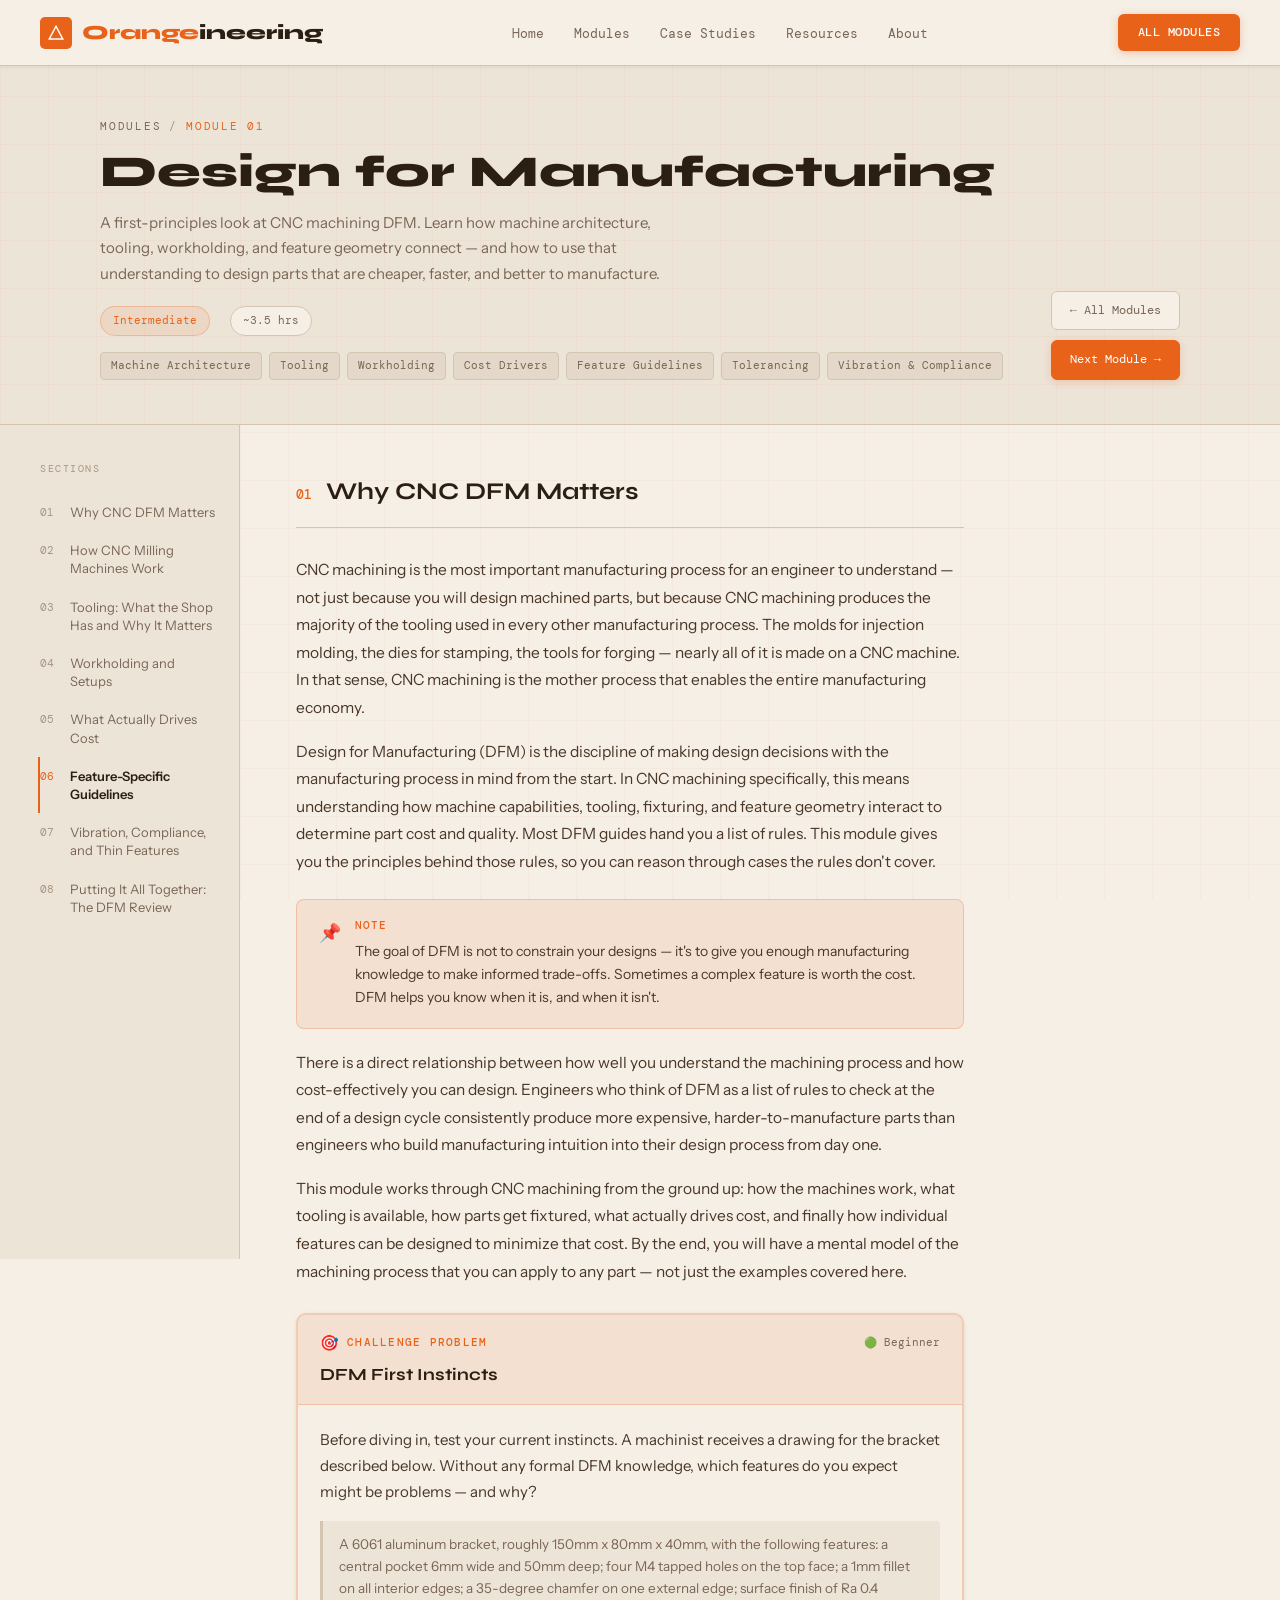
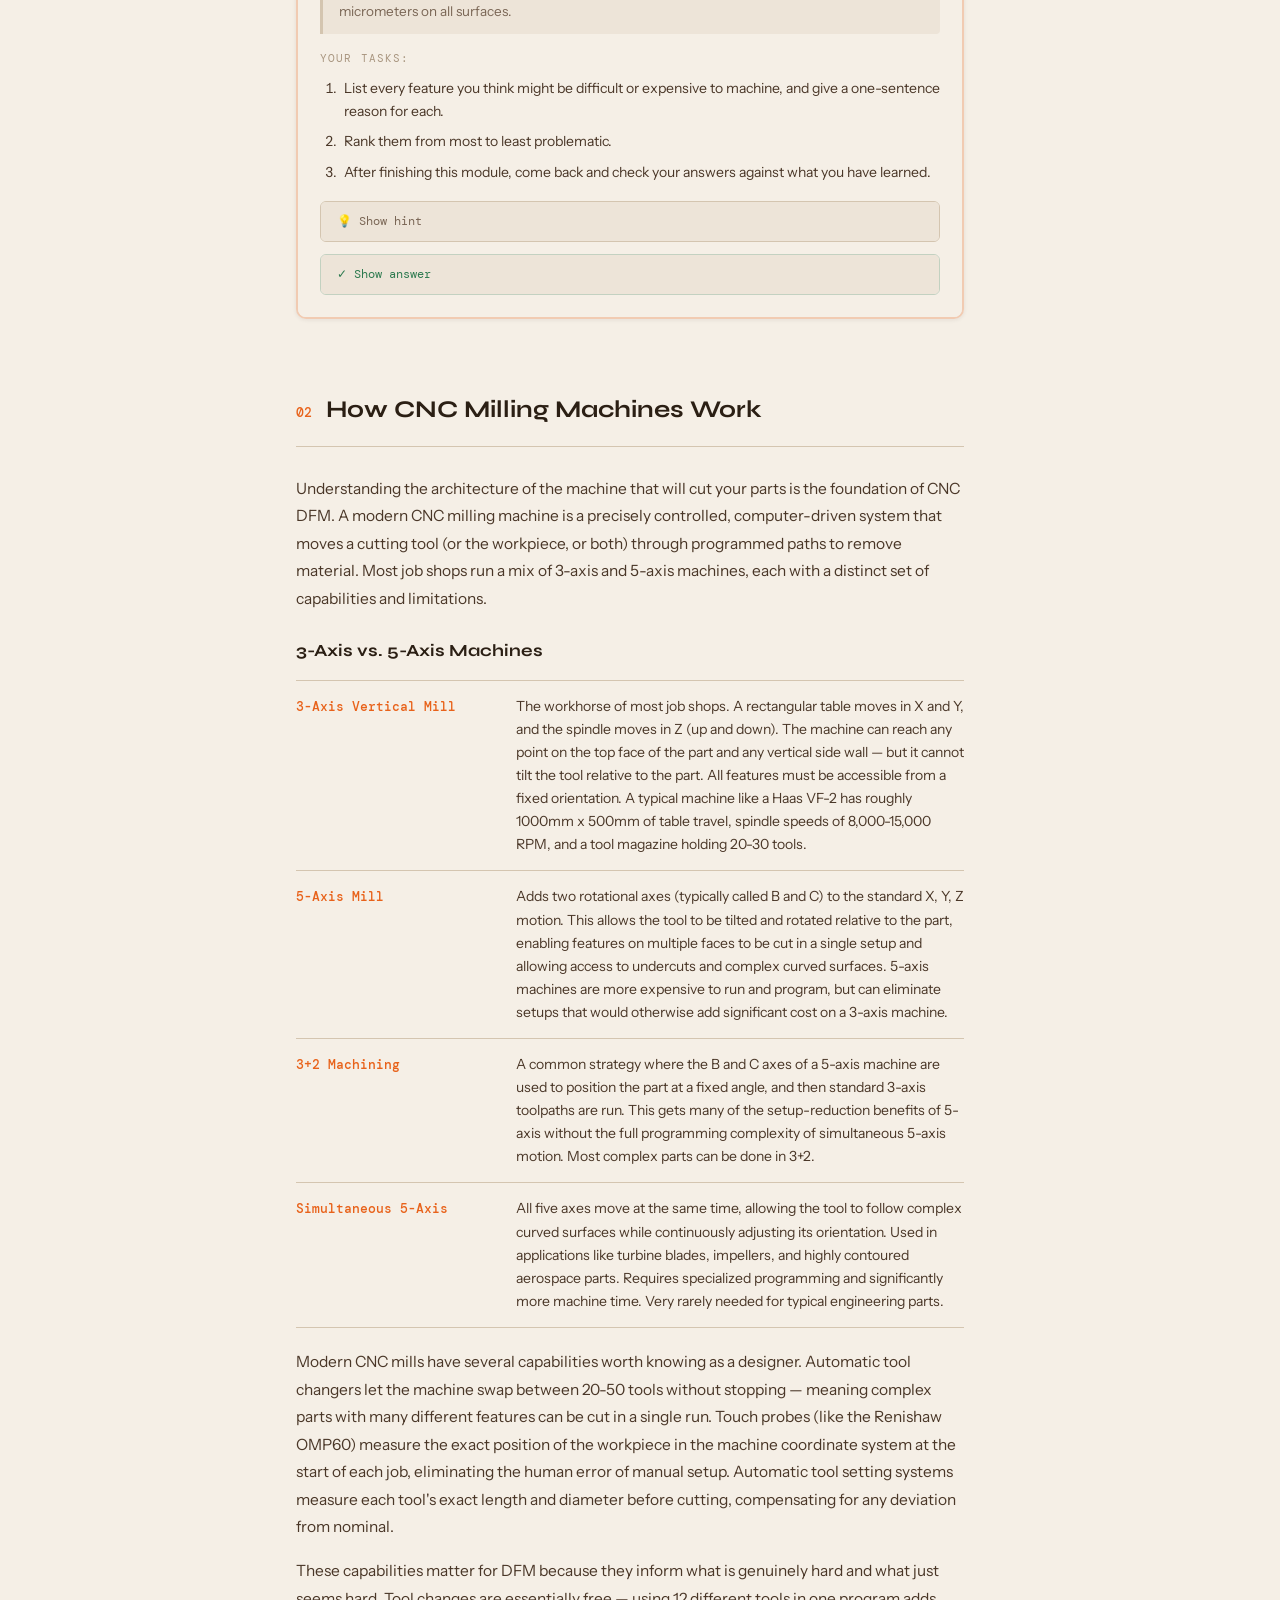
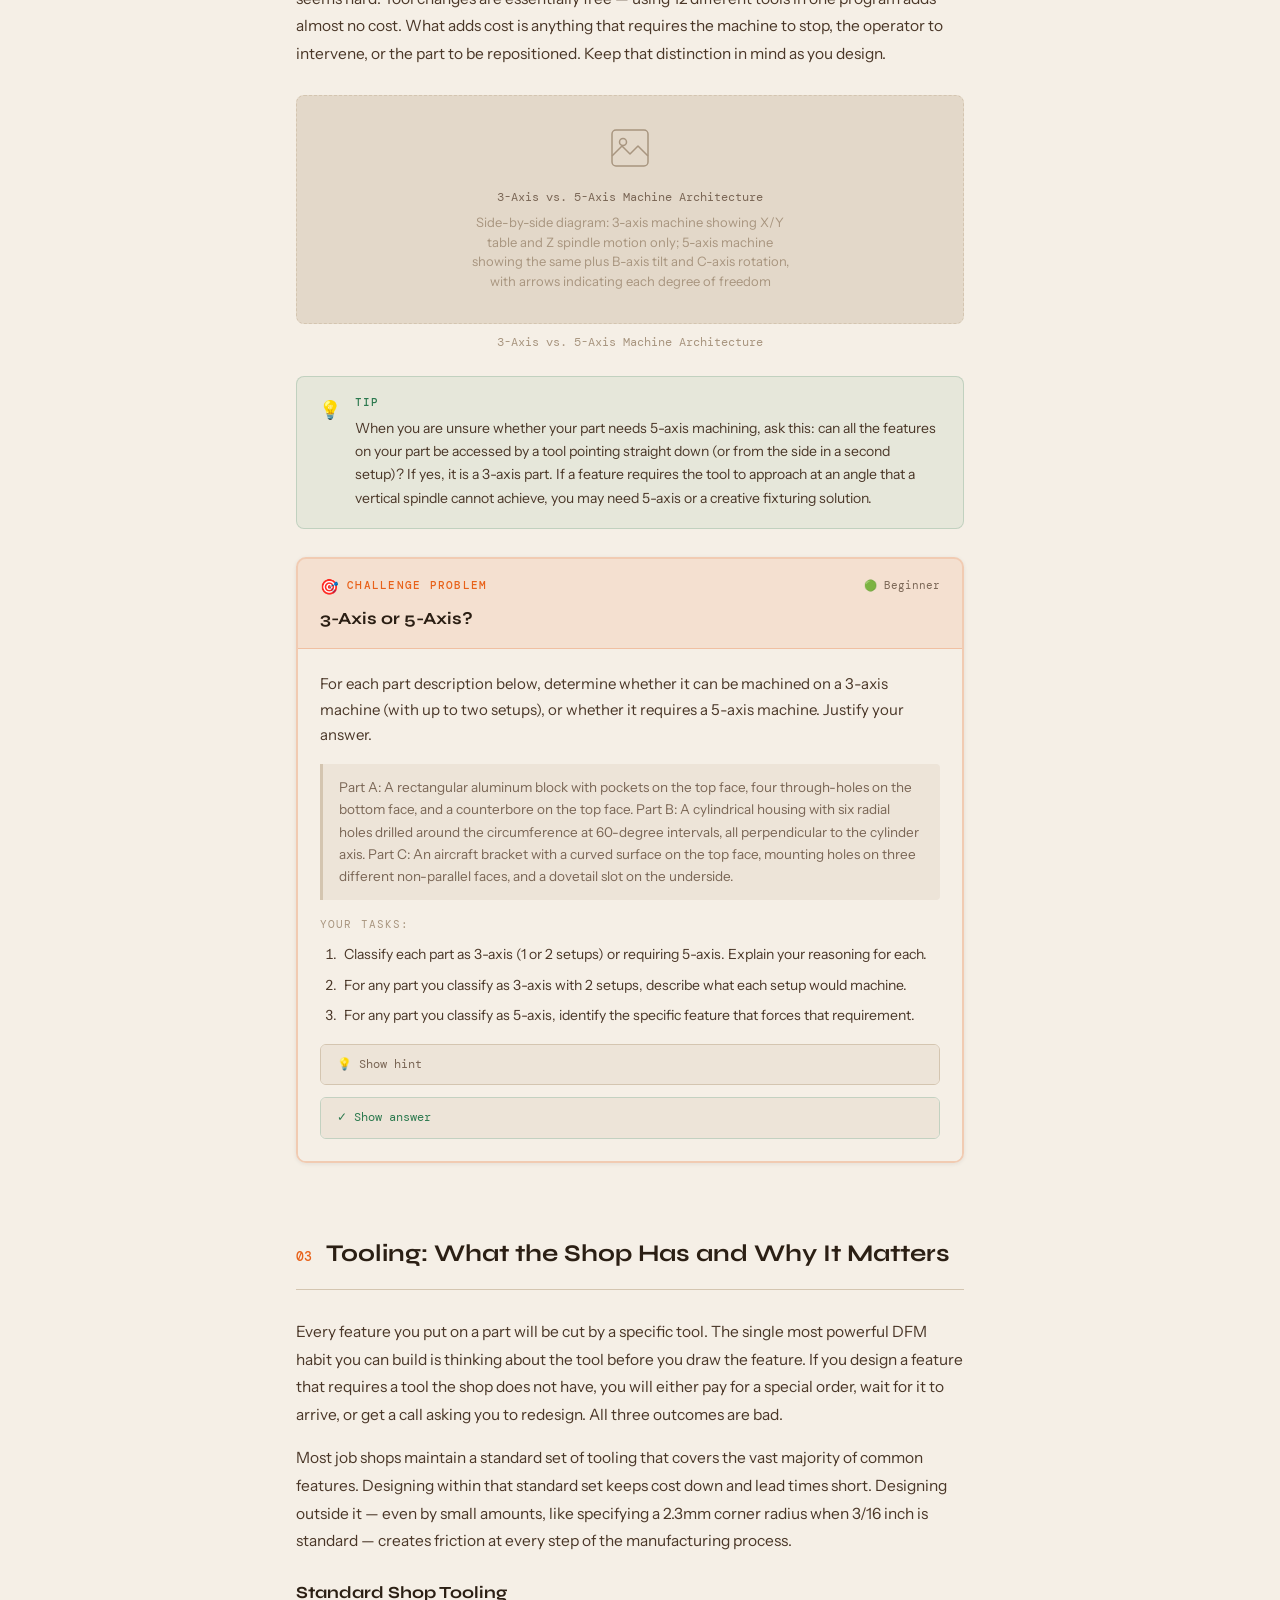
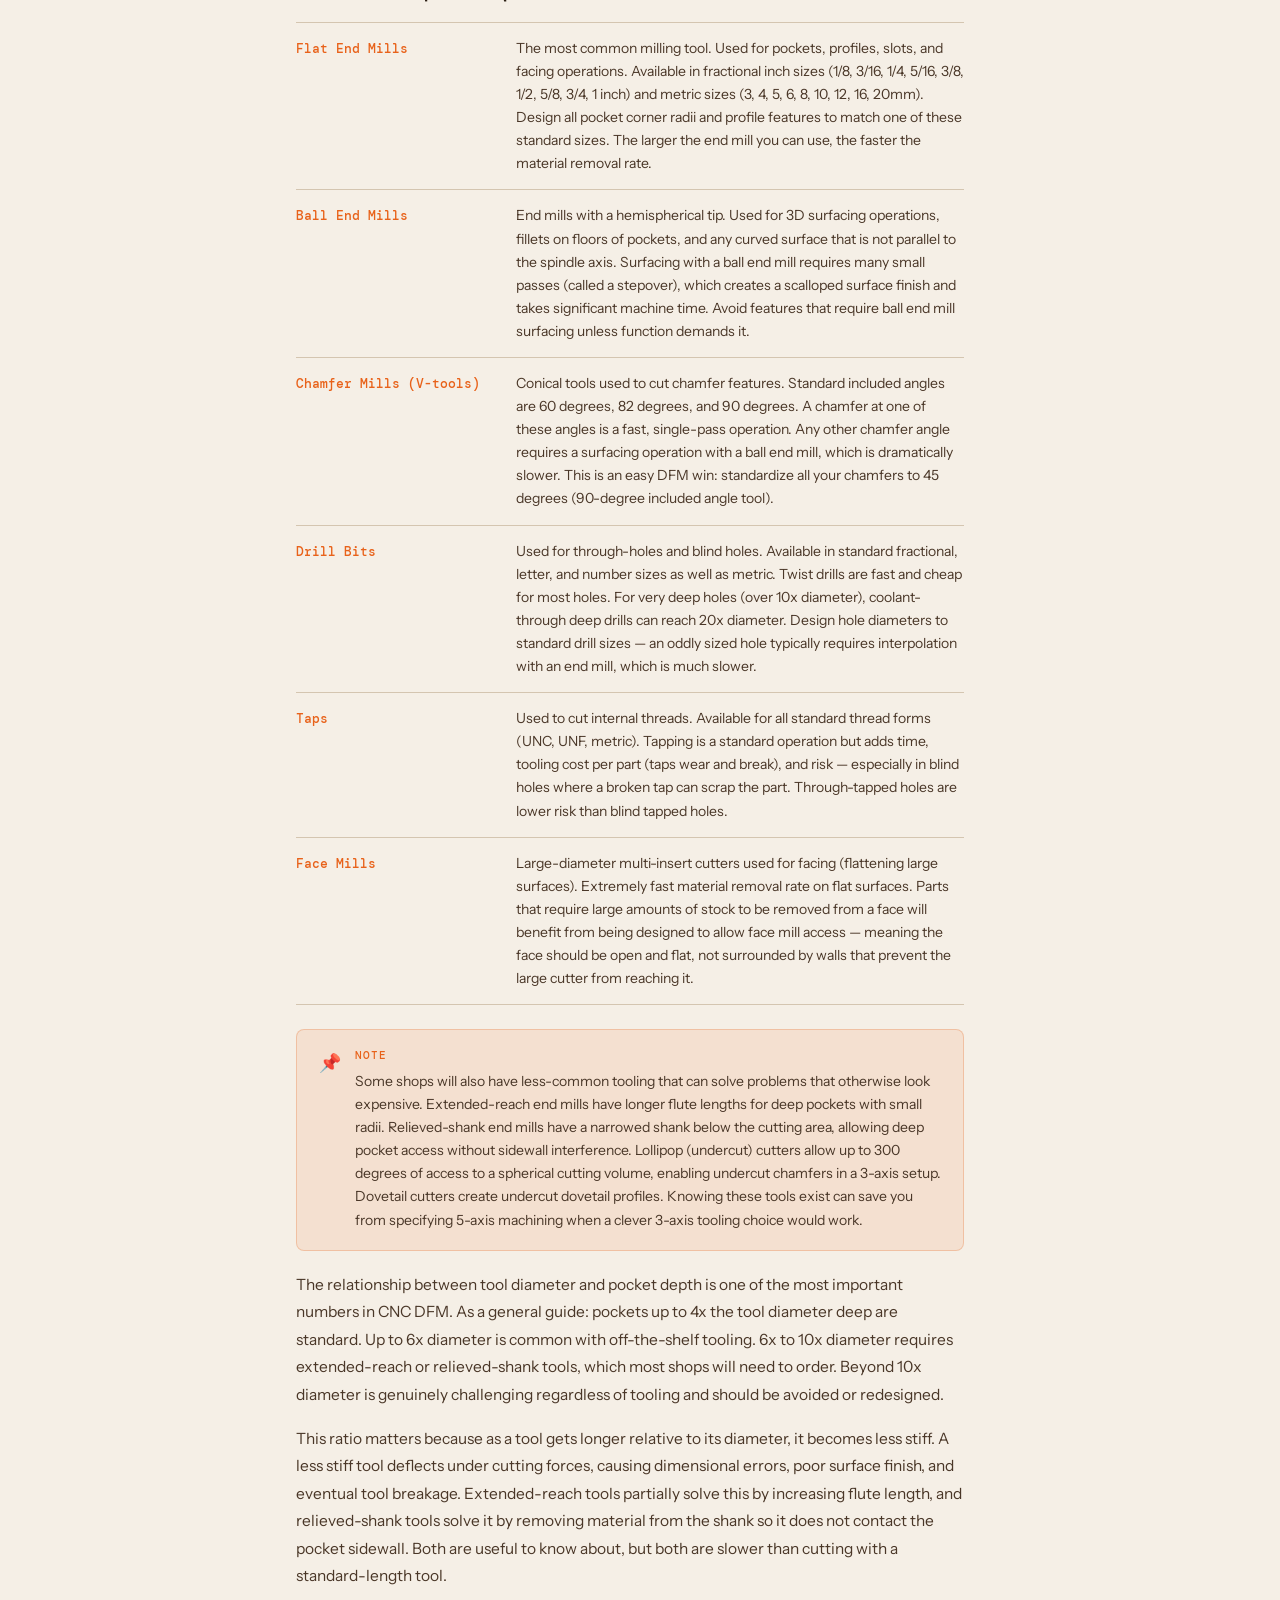
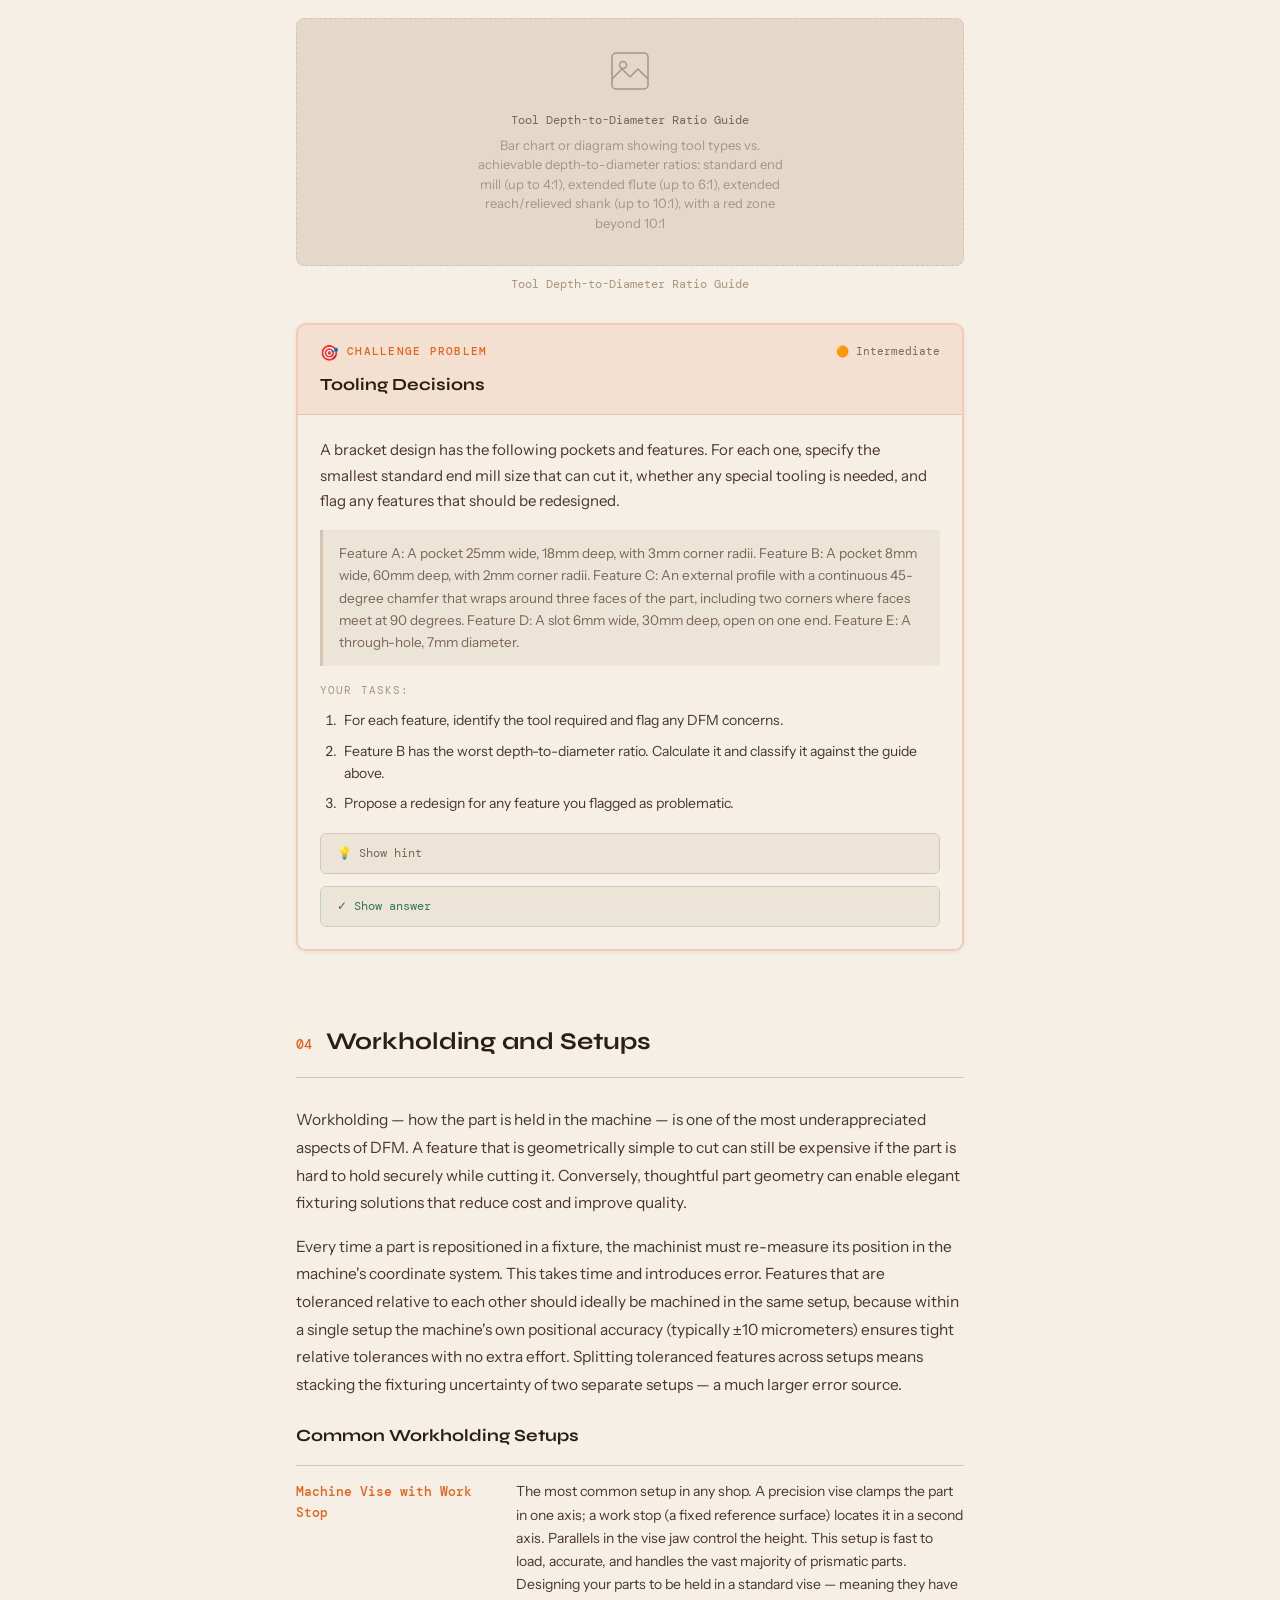
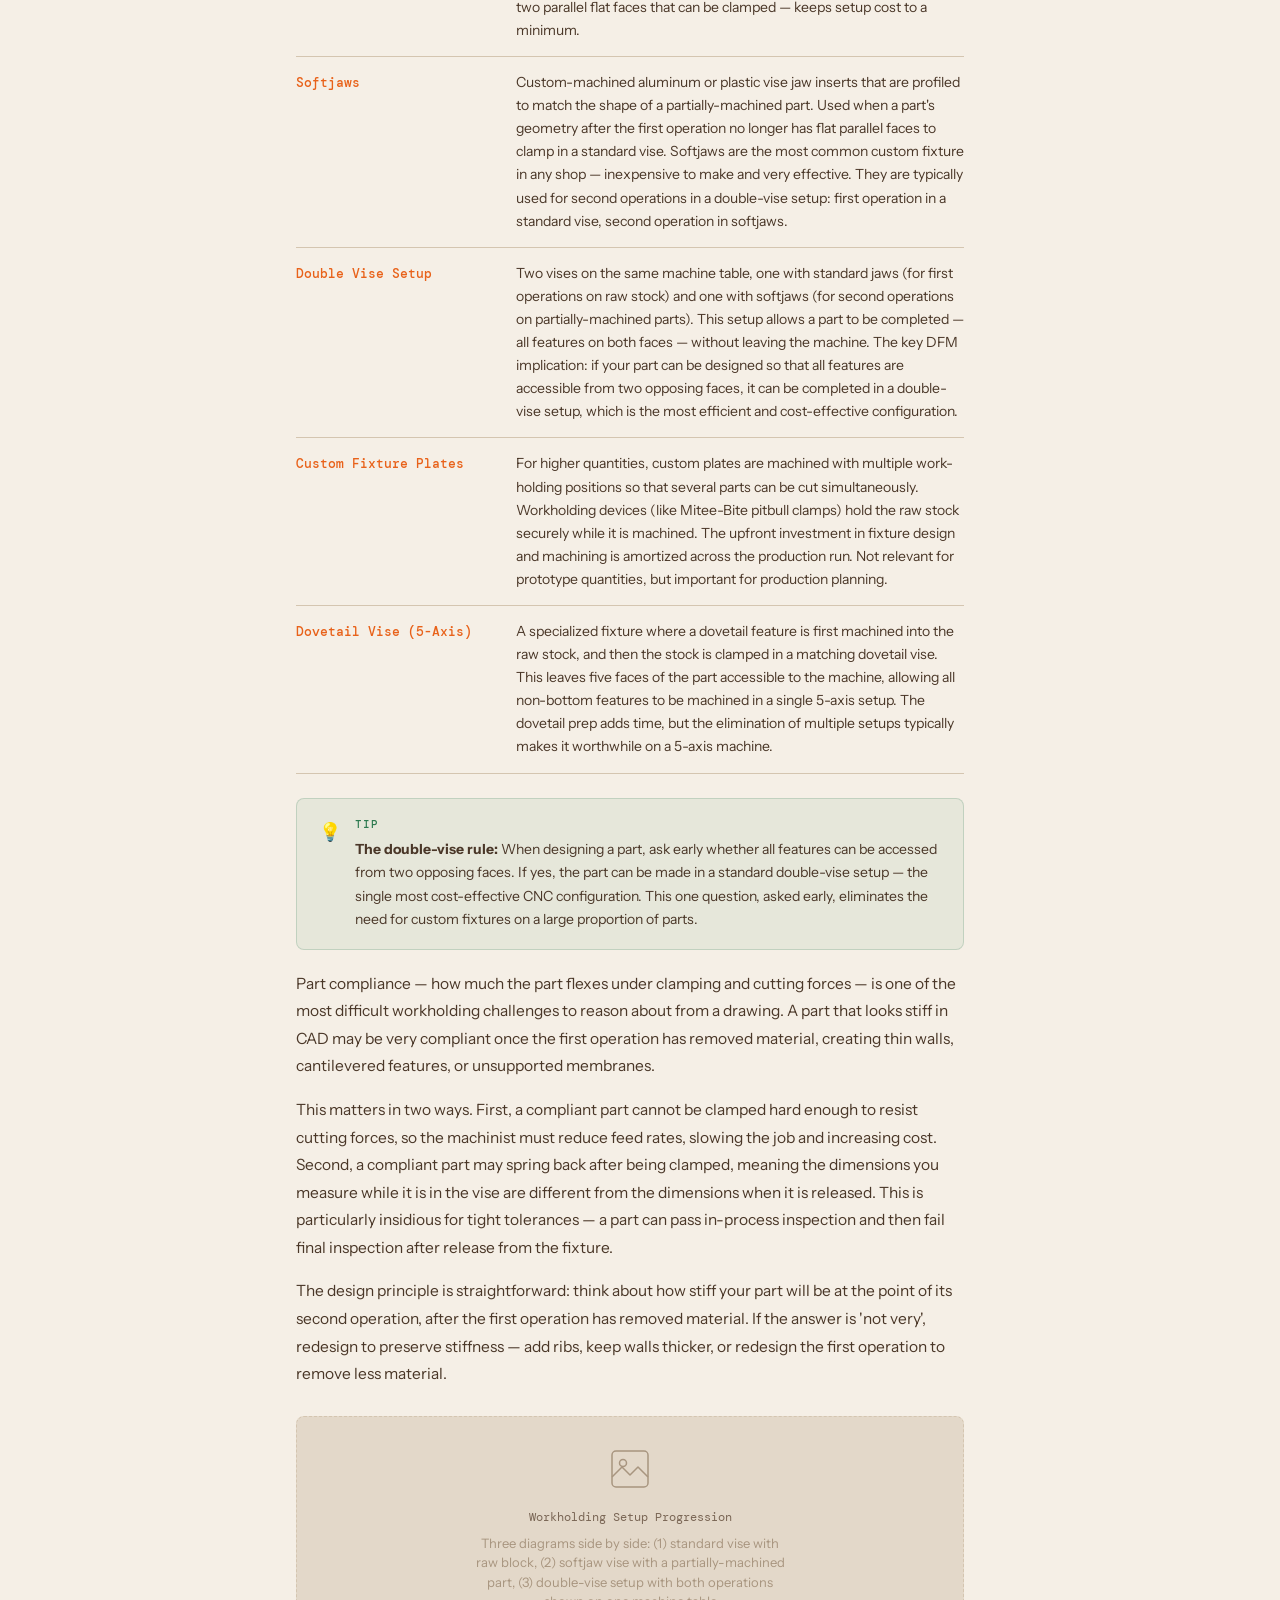
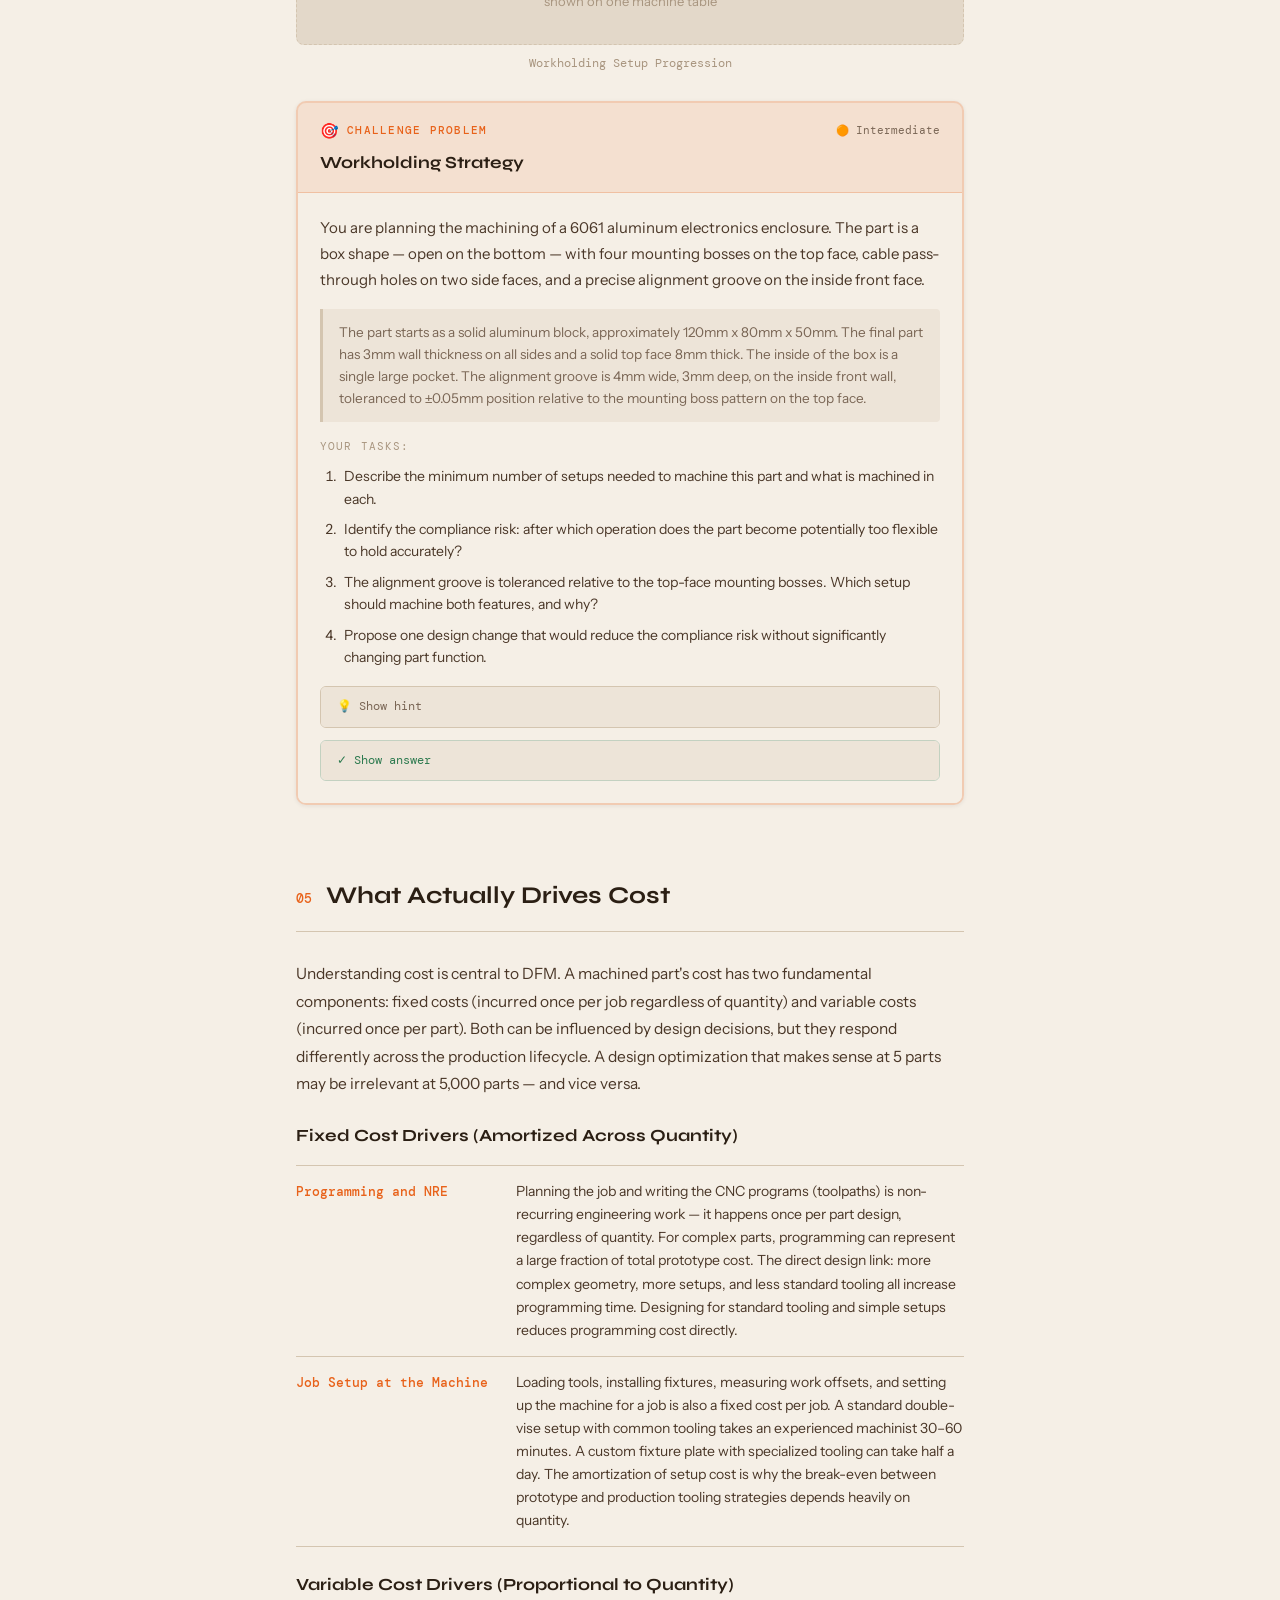
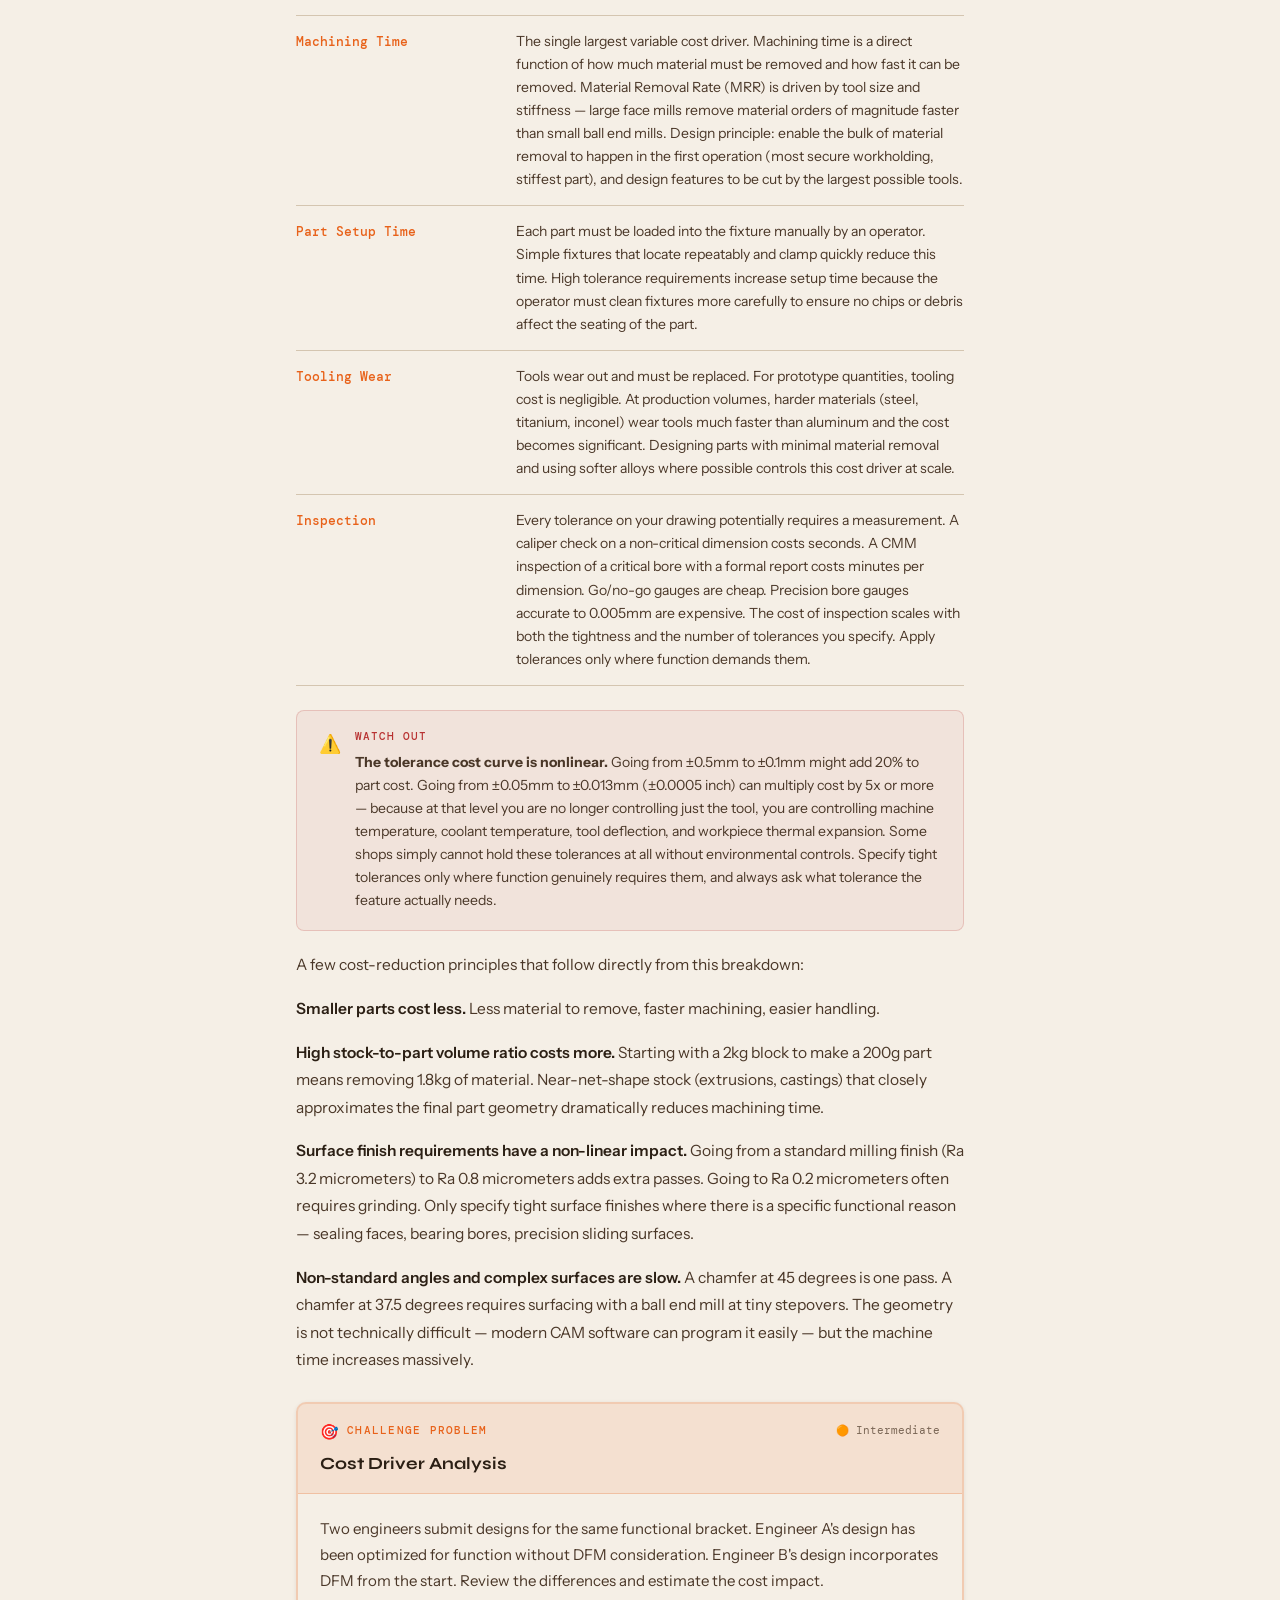
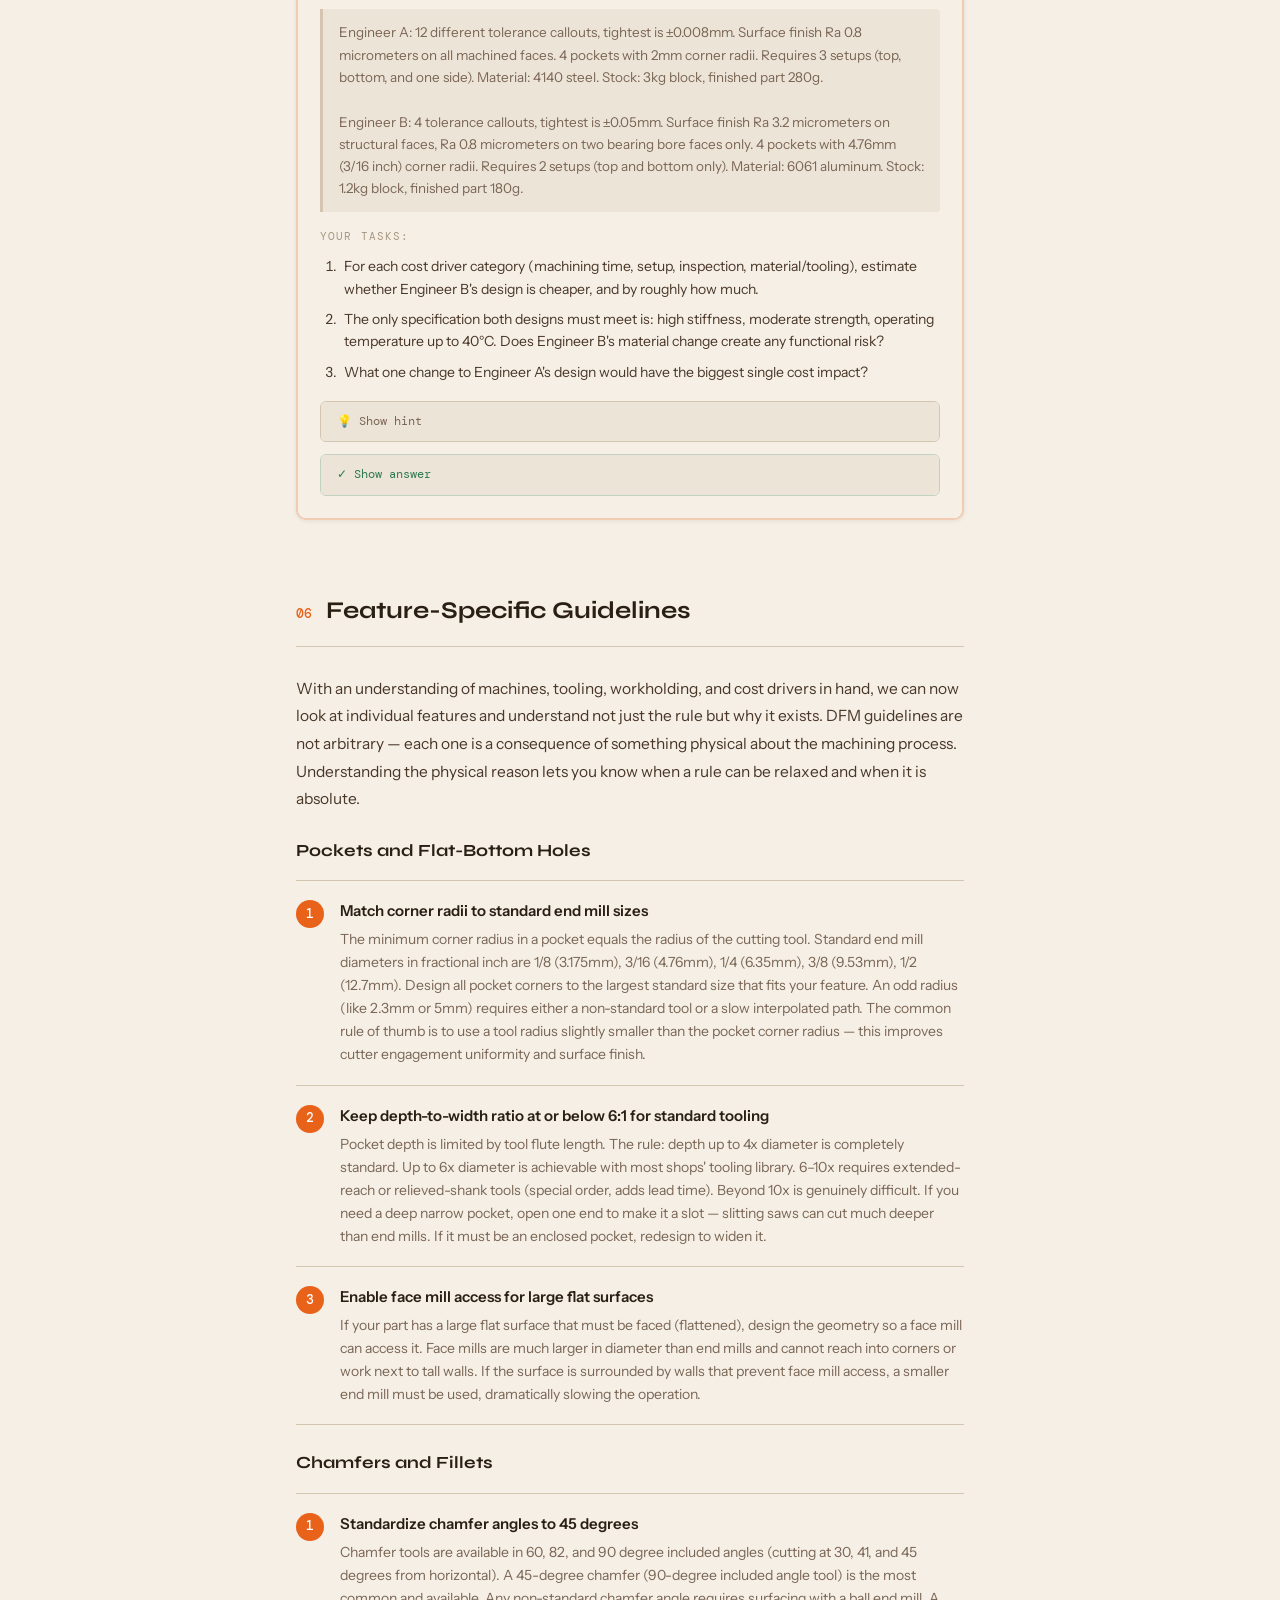
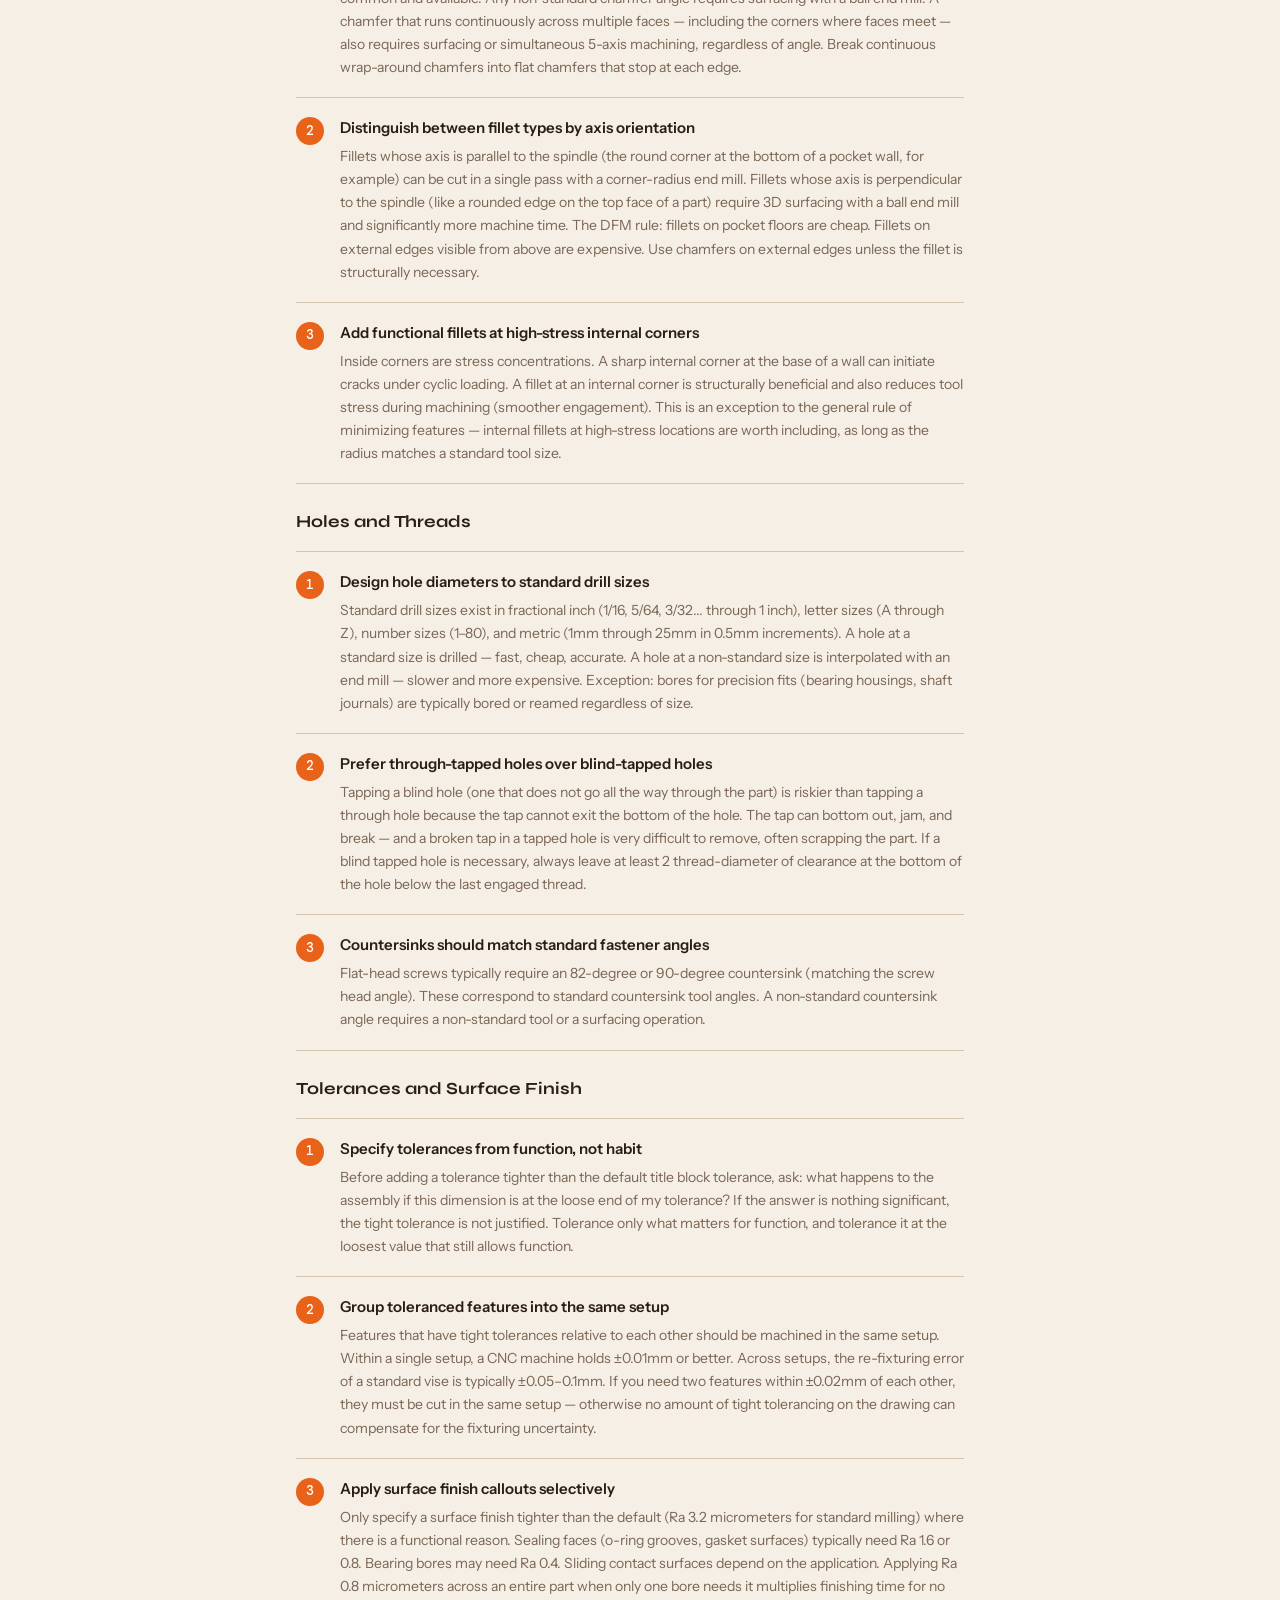
<file: modules/01-dfm.html>
<!DOCTYPE html>
<html lang="en">
<head>
  <meta charset="UTF-8" />
  <meta name="viewport" content="width=device-width, initial-scale=1.0" />
  <title>Module 01 — Orangineering</title>
  <link rel="stylesheet" href="../styles.css" />
  <style>
    /* ═══════════════════════════════════════════════════
       MODULE PAGE STYLES
       Shared by all module pages — lives here for now,
       can be extracted to module-styles.css later.
    ═══════════════════════════════════════════════════ */

    /* ── MODULE HEADER ────────────────────────────────── */
    .mod-header {
      background: var(--bg2);
      border-bottom: 1.5px solid var(--border);
      padding: 52px 0 44px;
      margin-bottom: 0;
    }

    .mod-header-inner {
      display: flex;
      justify-content: space-between;
      align-items: flex-end;
      gap: 40px;
    }

    .mod-eyebrow {
      font-family: var(--font-mono);
      font-size: 11px;
      letter-spacing: .16em;
      text-transform: uppercase;
      color: var(--accent);
      margin-bottom: 12px;
      display: flex;
      align-items: center;
      gap: 8px;
    }

    .mod-eyebrow a {
      color: var(--muted);
      text-decoration: none;
      transition: color .2s;
    }

    .mod-eyebrow a:hover { color: var(--accent); }
    .mod-eyebrow-sep { color: var(--dim); }

    .mod-header h1 {
      font-family: var(--font-head);
      font-size: clamp(28px, 3.5vw, 44px);
      font-weight: 800;
      color: var(--text);
      line-height: 1.1;
      margin-bottom: 14px;
    }

    .mod-header-desc {
      font-size: 15px;
      color: var(--muted);
      line-height: 1.7;
      max-width: 580px;
      margin-bottom: 20px;
    }

    .mod-meta-row {
      display: flex;
      gap: 20px;
      align-items: center;
      flex-wrap: wrap;
    }

    .mod-meta-chip {
      font-family: var(--font-mono);
      font-size: 11px;
      padding: 5px 12px;
      border-radius: 20px;
      border: 1px solid var(--border);
      color: var(--muted);
      background: var(--bg);
      display: flex;
      align-items: center;
      gap: 5px;
    }

    .mod-meta-chip.difficulty-intermediate { border-color: var(--accent-bd); color: var(--accent); background: var(--accent-bg); }
    .mod-meta-chip.difficulty-advanced      { border-color: rgba(184,50,50,.25); color: var(--red); background: rgba(184,50,50,.06); }
    .mod-meta-chip.difficulty-beginner      { border-color: rgba(45,122,79,.25); color: var(--green); background: rgba(45,122,79,.07); }

    .mod-topics-row {
      display: flex;
      gap: 7px;
      flex-wrap: wrap;
      margin-top: 16px;
    }

    /* Header right — nav buttons */
    .mod-header-nav {
      display: flex;
      flex-direction: column;
      align-items: flex-end;
      gap: 10px;
      flex-shrink: 0;
    }

    .mod-nav-btn {
      font-family: var(--font-mono);
      font-size: 12px;
      color: var(--muted);
      background: var(--bg);
      border: 1.5px solid var(--border);
      padding: 9px 18px;
      border-radius: var(--radius);
      text-decoration: none;
      display: inline-flex;
      align-items: center;
      gap: 6px;
      transition: border-color .2s, color .2s;
      white-space: nowrap;
    }

    .mod-nav-btn:hover { border-color: var(--accent); color: var(--accent); }

    .mod-nav-btn.primary {
      background: var(--accent);
      color: var(--white);
      border-color: var(--accent);
      box-shadow: 0 2px 8px rgba(232,98,26,.25);
    }

    .mod-nav-btn.primary:hover { background: #c94e0e; border-color: #c94e0e; color: #fff; }

    /* ── LAYOUT: sidebar + content ────────────────────── */
    .module-layout {
      display: grid;
      grid-template-columns: 240px 1fr;
      gap: 0;
      align-items: start;
      min-height: 80vh;
    }

    /* ── SIDEBAR ──────────────────────────────────────── */
    .module-sidebar {
      position: sticky;
      top: var(--nav-h);
      height: calc(100vh - var(--nav-h));
      overflow-y: auto;
      padding: 36px 0 36px 40px;
      border-right: 1.5px solid var(--border);
      background: var(--bg2);
    }

    .sidebar-label {
      font-family: var(--font-mono);
      font-size: 10px;
      letter-spacing: .15em;
      text-transform: uppercase;
      color: var(--dim);
      margin-bottom: 16px;
      padding-right: 24px;
    }

    #section-nav { list-style: none; }

    .sec-nav-link {
      display: flex;
      align-items: flex-start;
      gap: 10px;
      padding: 10px 24px 10px 0;
      text-decoration: none;
      border-left: 2px solid transparent;
      margin-left: -2px;
      transition: border-color .2s;
      cursor: pointer;
    }

    .sec-nav-link:hover .sec-nav-title { color: var(--accent); }

    .sec-nav-link.active {
      border-left-color: var(--accent);
    }

    .sec-nav-link.active .sec-nav-num   { color: var(--accent); }
    .sec-nav-link.active .sec-nav-title { color: var(--text); font-weight: 600; }

    .sec-nav-num {
      font-family: var(--font-mono);
      font-size: 11px;
      color: var(--dim);
      min-width: 20px;
      padding-top: 1px;
      transition: color .2s;
    }

    .sec-nav-title {
      font-size: 13px;
      color: var(--muted);
      line-height: 1.4;
      transition: color .2s;
    }

    /* ── MAIN CONTENT ─────────────────────────────────── */
    .module-content {
      padding: 48px 56px 80px;
      max-width: 780px;
    }

    /* Section */
    .module-section {
      margin-bottom: 72px;
      scroll-margin-top: calc(var(--nav-h) + 24px);
    }

    .section-heading {
      display: flex;
      align-items: baseline;
      gap: 14px;
      margin-bottom: 28px;
      padding-bottom: 16px;
      border-bottom: 1.5px solid var(--border);
    }

    .section-num {
      font-family: var(--font-mono);
      font-size: 13px;
      color: var(--accent);
      font-weight: 500;
    }

    .section-title-text {
      font-family: var(--font-head);
      font-size: 24px;
      font-weight: 700;
      color: var(--text);
    }

    /* ── BLOCK STYLES ─────────────────────────────────── */

    /* Text block */
    .block--text p {
      font-size: 15.5px;
      color: var(--text2);
      line-height: 1.78;
      margin-bottom: 16px;
    }

    .block--text p:last-child { margin-bottom: 0; }

    .block--text strong { color: var(--text); font-weight: 600; }

    /* Callout block */
    .block--callout {
      display: flex;
      gap: 14px;
      padding: 18px 22px;
      border-radius: 8px;
      margin: 24px 0;
      border: 1.5px solid;
    }

    .callout--tip     { background: rgba(45,122,79,.07);  border-color: rgba(45,122,79,.2); }
    .callout--warning { background: rgba(184,50,50,.06);  border-color: rgba(184,50,50,.2); }
    .callout--note    { background: var(--accent-bg);     border-color: var(--accent-bd); }
    .callout--example { background: rgba(27,95,168,.06);  border-color: rgba(27,95,168,.2); }

    .callout-icon { font-size: 18px; flex-shrink: 0; margin-top: 1px; }

    .callout-label {
      font-family: var(--font-mono);
      font-size: 10.5px;
      letter-spacing: .1em;
      text-transform: uppercase;
      font-weight: 500;
      margin-bottom: 5px;
    }

    .callout--tip     .callout-label { color: var(--green); }
    .callout--warning .callout-label { color: var(--red); }
    .callout--note    .callout-label { color: var(--accent); }
    .callout--example .callout-label { color: var(--blue); }

    .callout-text {
      font-size: 14px;
      color: var(--text2);
      line-height: 1.65;
    }

    /* Block shared title */
    .block-title {
      font-family: var(--font-head);
      font-size: 17px;
      font-weight: 700;
      color: var(--text);
      margin-bottom: 16px;
      margin-top: 8px;
    }

    /* Steps block */
    .block--steps { margin: 24px 0; }

    .steps-list { list-style: none; display: flex; flex-direction: column; gap: 0; }

    .step-item {
      display: flex;
      gap: 16px;
      padding: 18px 0;
      border-bottom: 1px solid var(--border);
    }

    .step-item:first-child { border-top: 1px solid var(--border); }

    .step-num {
      font-family: var(--font-mono);
      font-size: 13px;
      font-weight: 500;
      color: var(--white);
      background: var(--accent);
      width: 28px; height: 28px;
      border-radius: 50%;
      display: flex;
      align-items: center;
      justify-content: center;
      flex-shrink: 0;
      margin-top: 1px;
    }

    .step-heading {
      font-size: 15px;
      font-weight: 600;
      color: var(--text);
      margin-bottom: 5px;
    }

    .step-detail {
      font-size: 14px;
      color: var(--muted);
      line-height: 1.65;
    }

    /* Key terms block */
    .block--keyterms { margin: 24px 0; }

    .keyterms-list { display: flex; flex-direction: column; gap: 0; }

    .keyterm-row {
      display: grid;
      grid-template-columns: 200px 1fr;
      gap: 20px;
      padding: 14px 0;
      border-bottom: 1px solid var(--border);
      align-items: baseline;
    }

    .keyterm-row:first-child { border-top: 1px solid var(--border); }

    .keyterm-term {
      font-family: var(--font-mono);
      font-size: 13px;
      font-weight: 500;
      color: var(--accent);
    }

    .keyterm-def {
      font-size: 14px;
      color: var(--text2);
      line-height: 1.65;
    }

    /* Checklist block */
    .block--checklist { margin: 24px 0; }

    .checklist { list-style: none; display: flex; flex-direction: column; gap: 8px; }

    .checklist-item {
      display: flex;
      align-items: flex-start;
      gap: 12px;
      padding: 10px 14px;
      border-radius: var(--radius);
      font-size: 14px;
      line-height: 1.5;
    }

    .checklist-item--do {
      background: rgba(45,122,79,.07);
      border: 1px solid rgba(45,122,79,.18);
      color: var(--text2);
    }

    .checklist-item--dont {
      background: rgba(184,50,50,.06);
      border: 1px solid rgba(184,50,50,.18);
      color: var(--text2);
    }

    .check-icon {
      font-family: var(--font-mono);
      font-size: 13px;
      font-weight: 700;
      flex-shrink: 0;
      margin-top: 1px;
    }

    .checklist-item--do   .check-icon { color: var(--green); }
    .checklist-item--dont .check-icon { color: var(--red); }

    /* Image placeholder block */
    .block--image { margin: 28px 0; }

    .image-placeholder {
      background: var(--bg3);
      border: 1.5px dashed var(--border);
      border-radius: 8px;
      min-height: 220px;
      display: flex;
      align-items: center;
      justify-content: center;
      transition: border-color .2s;
    }

    .image-placeholder:hover { border-color: var(--accent); }

    .image-placeholder-inner {
      text-align: center;
      color: var(--dim);
      padding: 32px;
    }

    .image-placeholder-inner svg { color: var(--dim); margin-bottom: 12px; }

    .image-placeholder-label {
      font-family: var(--font-mono);
      font-size: 12px;
      color: var(--muted);
      margin-bottom: 6px;
    }

    .image-placeholder-hint {
      font-size: 13px;
      color: var(--dim);
      max-width: 320px;
      line-height: 1.5;
    }

    .image-caption {
      font-family: var(--font-mono);
      font-size: 11.5px;
      color: var(--dim);
      text-align: center;
      margin-top: 10px;
    }

    /* Divider block */
    .block-divider {
      border: none;
      border-top: 1.5px solid var(--border);
      margin: 32px 0;
    }

    /* Spacing between blocks */
    .block { margin-bottom: 20px; }
    .block:last-child { margin-bottom: 0; }

    /* ── CHALLENGE BLOCK ──────────────────────────────── */
    .block--challenge {
      margin: 28px 0;
      border-radius: 10px;
      border: 2px solid var(--accent-bd);
      overflow: hidden;
      box-shadow: var(--shadow-sm);
    }

    .challenge-header {
      background: var(--accent-bg);
      border-bottom: 1.5px solid var(--accent-bd);
      padding: 16px 22px;
    }

    .challenge-title-row {
      display: flex;
      align-items: center;
      gap: 8px;
      margin-bottom: 6px;
    }

    .challenge-icon { font-size: 15px; }

    .challenge-label {
      font-family: var(--font-mono);
      font-size: 10.5px;
      letter-spacing: .12em;
      text-transform: uppercase;
      color: var(--accent);
      font-weight: 500;
      flex: 1;
    }

    .challenge-diff {
      font-family: var(--font-mono);
      font-size: 10.5px;
      color: var(--muted);
    }

    .challenge-title {
      font-family: var(--font-head);
      font-size: 17px;
      font-weight: 700;
      color: var(--text);
    }

    .challenge-body {
      padding: 22px;
      background: var(--bg);
    }

    .challenge-prompt {
      font-size: 15px;
      color: var(--text2);
      line-height: 1.72;
      margin-bottom: 16px;
    }

    .challenge-context {
      font-size: 13.5px;
      color: var(--muted);
      line-height: 1.65;
      padding: 12px 16px;
      background: var(--bg2);
      border-left: 3px solid var(--border);
      border-radius: 0 4px 4px 0;
      margin-bottom: 16px;
    }

    .challenge-tasks-label {
      font-family: var(--font-mono);
      font-size: 11px;
      letter-spacing: .1em;
      text-transform: uppercase;
      color: var(--dim);
      margin-bottom: 10px;
    }

    .challenge-tasks {
      padding-left: 20px;
      display: flex;
      flex-direction: column;
      gap: 8px;
      margin-bottom: 18px;
    }

    .challenge-tasks li {
      font-size: 14px;
      color: var(--text2);
      line-height: 1.6;
      padding-left: 4px;
    }

    .challenge-hint,
    .challenge-answer {
      border-radius: 6px;
      overflow: hidden;
      margin-top: 12px;
      border: 1.5px solid var(--border);
    }

    .challenge-hint summary,
    .challenge-answer summary {
      font-family: var(--font-mono);
      font-size: 12px;
      color: var(--muted);
      padding: 10px 16px;
      cursor: pointer;
      background: var(--bg2);
      list-style: none;
      display: flex;
      align-items: center;
      gap: 6px;
      transition: color .2s, background .2s;
    }

    .challenge-hint summary:hover { color: var(--accent); background: var(--accent-bg); }
    .challenge-answer summary:hover { color: var(--green); background: rgba(45,122,79,.07); }

    .challenge-hint[open] summary,
    .challenge-answer[open] summary {
      border-bottom: 1.5px solid var(--border);
    }

    .challenge-hint-body,
    .challenge-answer-body {
      font-size: 14px;
      color: var(--text2);
      line-height: 1.68;
      padding: 16px;
      background: var(--bg);
    }

    .challenge-answer { border-color: rgba(45,122,79,.25); }
    .challenge-answer summary { color: var(--green); }

    /* ── MODULE NAV FOOTER ────────────────────────────── */
    .module-nav-footer {
      display: flex;
      justify-content: space-between;
      align-items: center;
      padding: 32px 0 0;
      border-top: 1.5px solid var(--border);
      margin-top: 24px;
    }

    /* ── RESPONSIVE ───────────────────────────────────── */
    @media (max-width: 960px) {
      .module-layout { grid-template-columns: 1fr; }
      .module-sidebar {
        position: static;
        height: auto;
        padding: 24px 20px;
        border-right: none;
        border-bottom: 1.5px solid var(--border);
      }
      .module-content { padding: 32px 20px 60px; }
      .keyterm-row { grid-template-columns: 1fr; gap: 4px; }
      .mod-header-inner { flex-direction: column; align-items: flex-start; }
      .mod-header-nav { align-items: flex-start; flex-direction: row; }
    }
  </style>
</head>
<body>

<!-- ─── NAV ──────────────────────────────────────── -->
<nav>
  <a class="nav-logo" href="../index.html">
    <span class="nav-logo-mark">
      <svg viewBox="0 0 24 24"><polygon points="12,3 21,20 3,20"/></svg>
    </span>
    <span class="nav-logo-text"><em>Orange</em>ineering</span>
  </a>
  <ul class="nav-links">
    <li><a href="../index.html">Home</a></li>
    <li><a href="../modules.html">Modules</a></li>
    <li><a href="../cases.html">Case Studies</a></li>
    <li><a href="../resources.html">Resources</a></li>
    <li><a href="../about.html">About</a></li>
  </ul>
  <a class="nav-cta" href="../modules.html">All Modules</a>
</nav>

<div class="page-wrap">

  <!-- ── MODULE HEADER ──────────────────────────── -->
  <div class="mod-header">
    <div class="container">
      <div class="mod-header-inner">
        <div class="mod-header-left">
          <div class="mod-eyebrow">
            <a href="../modules.html">Modules</a>
            <span class="mod-eyebrow-sep">/</span>
            <span id="mod-number">Module 01</span>
          </div>
          <h1 id="mod-title">Design for Manufacturing</h1>
          <p class="mod-header-desc" id="mod-desc"></p>
          <div class="mod-meta-row">
            <span class="mod-meta-chip difficulty-intermediate" id="mod-difficulty"></span>
            <span class="mod-meta-chip" id="mod-duration"></span>
          </div>
          <div class="mod-topics-row" id="mod-topics"></div>
        </div>
        <div class="mod-header-nav">
          <a class="mod-nav-btn" href="../modules.html">← All Modules</a>
          <a class="mod-nav-btn primary" id="next-module-btn" href="02-iteration.html">Next Module →</a>
        </div>
      </div>
    </div>
  </div>

  <!-- ── BODY: SIDEBAR + CONTENT ────────────────── -->
  <div class="module-layout">

    <aside class="module-sidebar">
      <div class="sidebar-label">Sections</div>
      <ul id="section-nav"></ul>
    </aside>

    <main class="module-content">
      <!--
        All content is injected here by module-renderer.js
        reading from module-01-data.js.
        Do not add content here directly.
      -->
      <div id="module-body"></div>

      <!-- Bottom navigation -->
      <div class="module-nav-footer">
        <a class="btn-ghost" href="../modules.html">← Back to Modules</a>
        <a class="btn-primary" href="02-iteration.html">Next: Iteration Workflows →</a>
      </div>
    </main>

  </div>

</div><!-- /page-wrap -->

<script src="module-renderer.js?v=2"></script>
<script src="module-01-data.js?v=2"></script>
<script src="../script.js"></script>
</body>
</html>
</file>
<file: styles.css>
/* ═══════════════════════════════════════════════════════
   ORANGINEERING — Shared Stylesheet
   Light tan theme, orange accent
═══════════════════════════════════════════════════════ */

/* ─── GOOGLE FONTS ──────────────────────────────────── */
@import url('https://fonts.googleapis.com/css2?family=Syne:wght@400;600;700;800&family=DM+Mono:wght@300;400;500&family=Instrument+Sans:ital,wght@0,400;0,500;0,600;1,400&display=swap');

/* ─── RESET ─────────────────────────────────────────── */
*, *::before, *::after { box-sizing: border-box; margin: 0; padding: 0; }

/* ─── DESIGN TOKENS ─────────────────────────────────── */
:root {
  /* Backgrounds */
  --bg:        #F5EFE6;   /* main page bg — warm tan */
  --bg2:       #EDE4D8;   /* card bg */
  --bg3:       #E3D8C9;   /* deeper inset / code bg */
  --bg4:       #D9CBBA;   /* borders, dividers */

  /* Text */
  --text:      #2B1F14;   /* near-black brown */
  --text2:     #4A3728;   /* secondary text */
  --muted:     #7A6655;   /* muted / placeholder */
  --dim:       #A8957F;   /* very muted */

  /* Orange accent (richer, more orange) */
  --accent:    #E8621A;
  --accent2:   #D4501000;  /* hover darkened */
  --accent-bg: rgba(232, 98, 26, 0.1);
  --accent-bd: rgba(232, 98, 26, 0.25);

  /* Status colors */
  --green:     #2D7A4F;
  --blue:      #1B5FA8;
  --red:       #B83232;

  --white:     #FFFFFF;
  --border:    #D4C5B0;

  /* Typography */
  --font-head: 'Syne', sans-serif;
  --font-mono: 'DM Mono', monospace;
  --font-body: 'Instrument Sans', sans-serif;

  /* Layout */
  --nav-h:  66px;
  --max-w:  1160px;
  --radius: 6px;

  /* Shadows */
  --shadow-sm: 0 1px 4px rgba(43, 31, 20, 0.08);
  --shadow-md: 0 4px 16px rgba(43, 31, 20, 0.10);
  --shadow-lg: 0 8px 32px rgba(43, 31, 20, 0.12);
}

html { scroll-behavior: smooth; }

body {
  background: var(--bg);
  color: var(--text);
  font-family: var(--font-body);
  font-size: 16px;
  line-height: 1.6;
  min-height: 100vh;
  overflow-x: hidden;
  position: relative;
}

/* Subtle crosshatch grid texture */
body::before {
  content: '';
  position: fixed;
  inset: 0;
  background-image:
    linear-gradient(rgba(232, 98, 26, 0.04) 1px, transparent 1px),
    linear-gradient(90deg, rgba(232, 98, 26, 0.04) 1px, transparent 1px);
  background-size: 48px 48px;
  pointer-events: none;
  z-index: 0;
}

/* ─── LAYOUT ────────────────────────────────────────── */
.container {
  max-width: var(--max-w);
  margin: 0 auto;
  padding: 0 40px;
  position: relative;
  z-index: 1;
}

.page-wrap {
  padding-top: var(--nav-h);
  min-height: 100vh;
}

/* ─── NAVIGATION ────────────────────────────────────── */
nav {
  position: fixed;
  top: 0; left: 0; right: 0;
  height: var(--nav-h);
  background: rgba(245, 239, 230, 0.92);
  backdrop-filter: blur(18px);
  -webkit-backdrop-filter: blur(18px);
  border-bottom: 1px solid var(--border);
  display: flex;
  align-items: center;
  justify-content: space-between;
  padding: 0 40px;
  z-index: 100;
  box-shadow: var(--shadow-sm);
}

.nav-logo {
  font-family: var(--font-head);
  font-size: 20px;
  font-weight: 800;
  color: var(--text);
  cursor: pointer;
  display: flex;
  align-items: center;
  gap: 10px;
  text-decoration: none;
}

/* The orange square logomark */
.nav-logo-mark {
  display: inline-flex;
  align-items: center;
  justify-content: center;
  width: 32px; height: 32px;
  background: var(--accent);
  border-radius: 5px;
  flex-shrink: 0;
}

.nav-logo-mark svg {
  width: 18px; height: 18px;
  stroke: #fff;
  fill: none;
  stroke-width: 2;
  stroke-linecap: round;
}

.nav-logo-text em {
  font-style: normal;
  color: var(--accent);
}

.nav-links {
  display: flex;
  gap: 2px;
  list-style: none;
}

.nav-links a {
  font-family: var(--font-mono);
  font-size: 12.5px;
  color: var(--muted);
  text-decoration: none;
  padding: 7px 14px;
  border-radius: var(--radius);
  transition: color .2s, background .2s;
  cursor: pointer;
}

.nav-links a:hover {
  color: var(--accent);
  background: var(--accent-bg);
}

.nav-links a.active {
  color: var(--accent);
  background: var(--accent-bg);
  font-weight: 500;
}

.nav-cta {
  font-family: var(--font-mono);
  font-size: 12px;
  font-weight: 500;
  color: var(--white);
  background: var(--accent);
  border: none;
  padding: 9px 20px;
  border-radius: var(--radius);
  cursor: pointer;
  transition: background .2s, transform .15s, box-shadow .2s;
  letter-spacing: .04em;
  text-transform: uppercase;
  text-decoration: none;
  display: inline-block;
  box-shadow: 0 2px 8px rgba(232, 98, 26, 0.3);
}

.nav-cta:hover {
  background: #c94e0e;
  transform: translateY(-1px);
  box-shadow: 0 4px 16px rgba(232, 98, 26, 0.35);
}

/* ─── TYPOGRAPHY UTILITIES ──────────────────────────── */
.section-label {
  font-family: var(--font-mono);
  font-size: 11px;
  letter-spacing: .15em;
  text-transform: uppercase;
  color: var(--accent);
  display: flex;
  align-items: center;
  gap: 10px;
  margin-bottom: 14px;
}

.section-label::before {
  content: '';
  display: block;
  width: 20px; height: 2px;
  background: var(--accent);
  border-radius: 2px;
}

.section-title {
  font-family: var(--font-head);
  font-size: 36px;
  font-weight: 800;
  color: var(--text);
  line-height: 1.1;
}

/* ─── BUTTONS ───────────────────────────────────────── */
.btn-primary {
  font-family: var(--font-mono);
  font-size: 12.5px;
  letter-spacing: .06em;
  text-transform: uppercase;
  background: var(--accent);
  color: var(--white);
  border: none;
  padding: 13px 28px;
  border-radius: var(--radius);
  cursor: pointer;
  transition: background .2s, transform .15s, box-shadow .2s;
  font-weight: 500;
  text-decoration: none;
  display: inline-block;
  box-shadow: 0 2px 8px rgba(232, 98, 26, 0.28);
}

.btn-primary:hover {
  background: #c94e0e;
  transform: translateY(-2px);
  box-shadow: 0 6px 20px rgba(232, 98, 26, 0.3);
}

.btn-ghost {
  font-family: var(--font-mono);
  font-size: 12.5px;
  letter-spacing: .06em;
  text-transform: uppercase;
  background: transparent;
  color: var(--text2);
  border: 1.5px solid var(--border);
  padding: 12px 24px;
  border-radius: var(--radius);
  cursor: pointer;
  transition: border-color .2s, color .2s, background .2s;
  text-decoration: none;
  display: inline-block;
}

.btn-ghost:hover {
  border-color: var(--accent);
  color: var(--accent);
  background: var(--accent-bg);
}

/* ─── TAGS / PILLS ──────────────────────────────────── */
.topic-tag {
  font-family: var(--font-mono);
  font-size: 11px;
  color: var(--muted);
  background: var(--bg3);
  border: 1px solid var(--border);
  padding: 4px 10px;
  border-radius: 4px;
}

.pill {
  font-family: var(--font-mono);
  font-size: 11px;
  padding: 4px 12px;
  border-radius: 20px;
  border: 1px solid var(--border);
  color: var(--muted);
  background: var(--bg2);
}

/* ─── PAGE HERO ─────────────────────────────────────── */
.page-hero {
  padding: 72px 0 56px;
  border-bottom: 1px solid var(--border);
  margin-bottom: 64px;
}

.page-hero h1,
.page-hero h2 {
  font-family: var(--font-head);
  font-size: clamp(36px, 4vw, 52px);
  font-weight: 800;
  color: var(--text);
  margin-bottom: 16px;
  line-height: 1.08;
}

.page-hero p {
  font-size: 17px;
  color: var(--muted);
  max-width: 560px;
  line-height: 1.7;
}

/* ─── CARDS (shared base) ───────────────────────────── */
.card {
  background: var(--bg2);
  border: 1.5px solid var(--border);
  border-radius: 10px;
  transition: border-color .25s, transform .2s, box-shadow .25s;
  box-shadow: var(--shadow-sm);
}

.card:hover {
  border-color: var(--accent);
  transform: translateY(-3px);
  box-shadow: var(--shadow-md);
}

/* ─── FOOTER ────────────────────────────────────────── */
footer {
  background: var(--bg3);
  border-top: 1.5px solid var(--border);
  padding: 40px 0;
  position: relative;
  z-index: 1;
}

.footer-inner {
  display: flex;
  justify-content: space-between;
  align-items: center;
}

.footer-brand {
  font-family: var(--font-head);
  font-size: 17px;
  font-weight: 800;
  color: var(--text);
}

.footer-brand em {
  font-style: normal;
  color: var(--accent);
}

.footer-links {
  display: flex;
  gap: 24px;
  list-style: none;
}

.footer-links a {
  font-family: var(--font-mono);
  font-size: 12px;
  color: var(--muted);
  text-decoration: none;
  cursor: pointer;
  transition: color .2s;
}

.footer-links a:hover { color: var(--accent); }

.footer-copy {
  font-family: var(--font-mono);
  font-size: 11px;
  color: var(--dim);
}

/* ─── ANIMATIONS ────────────────────────────────────── */
@keyframes fadeUp {
  from { opacity: 0; transform: translateY(14px); }
  to   { opacity: 1; transform: translateY(0); }
}

.fade-up {
  animation: fadeUp .4s ease both;
}

.fade-up-delay-1 { animation-delay: .08s; }
.fade-up-delay-2 { animation-delay: .16s; }
.fade-up-delay-3 { animation-delay: .24s; }

/* ─── RESPONSIVE ────────────────────────────────────── */
@media (max-width: 900px) {
  nav { padding: 0 20px; }
  .container { padding: 0 20px; }
  .footer-inner { flex-direction: column; gap: 20px; text-align: center; }
}

@media (max-width: 640px) {
  .nav-links { display: none; }
}
</file>
